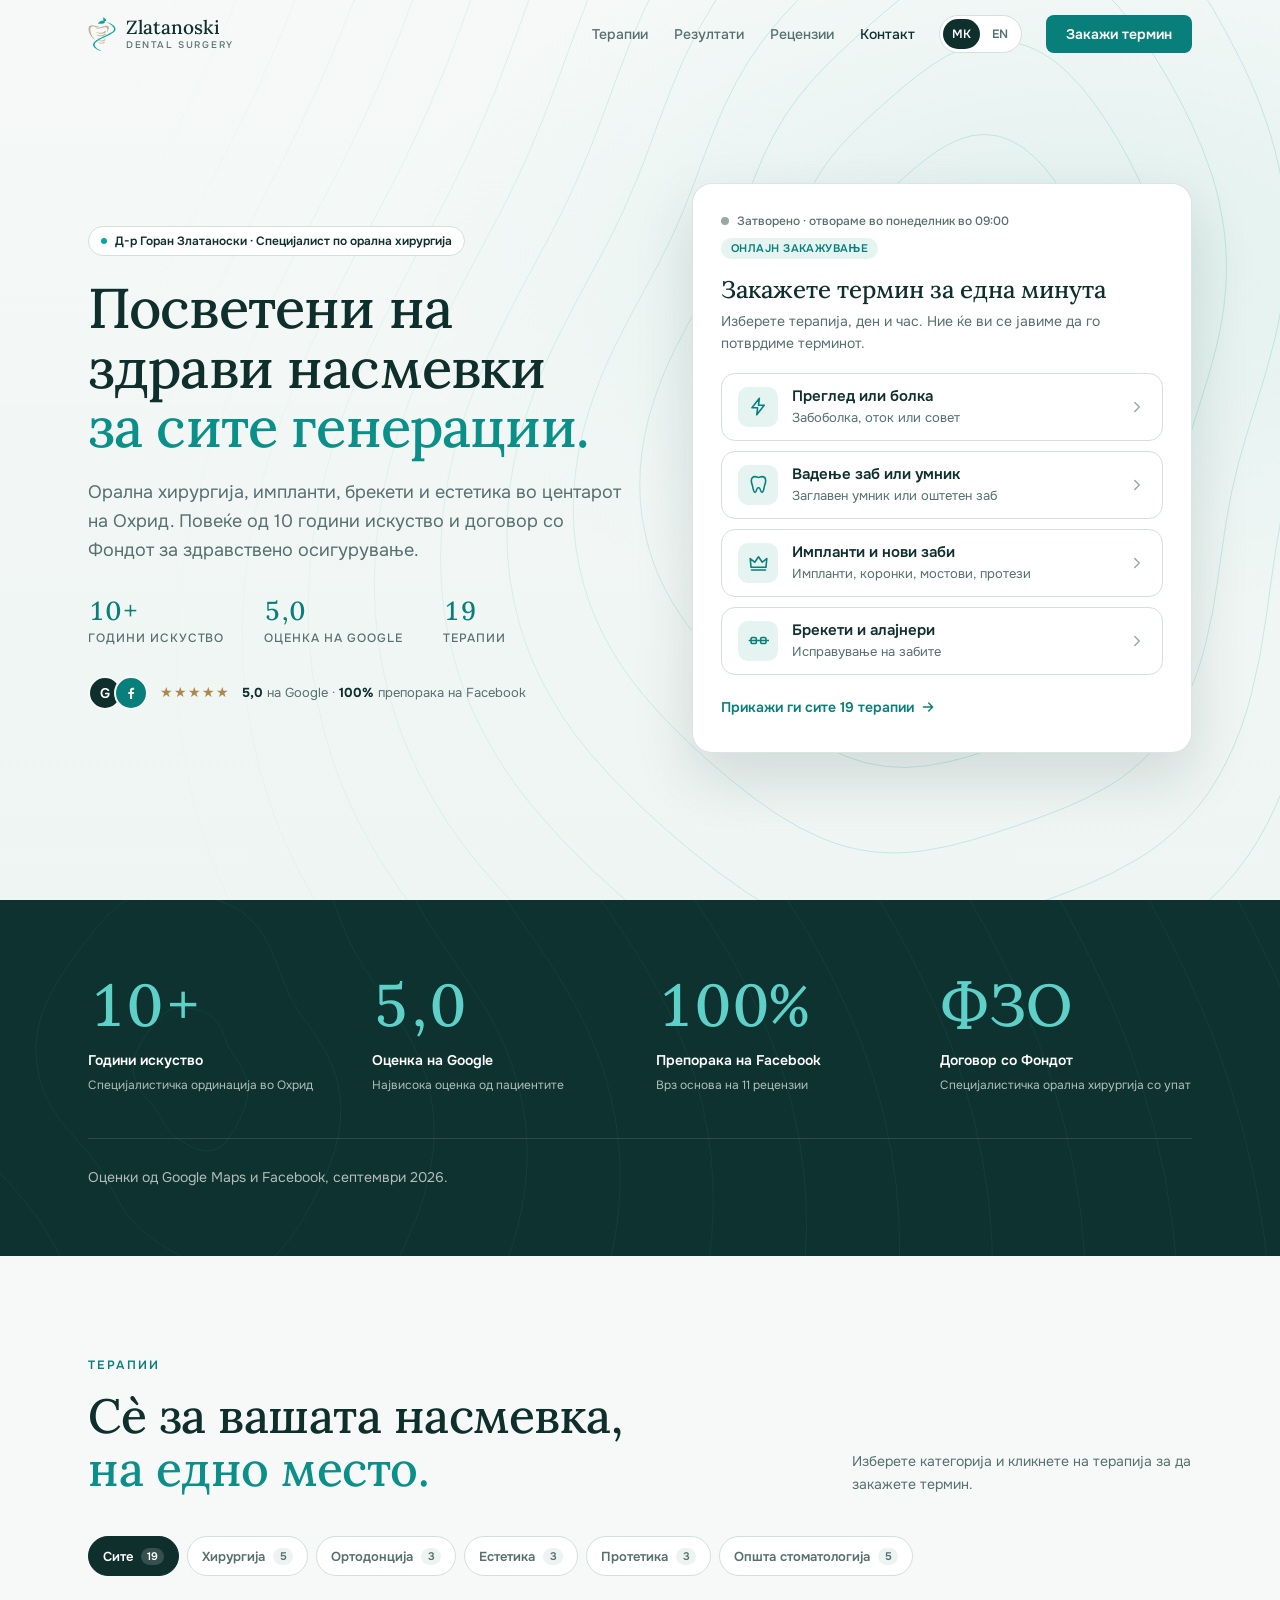
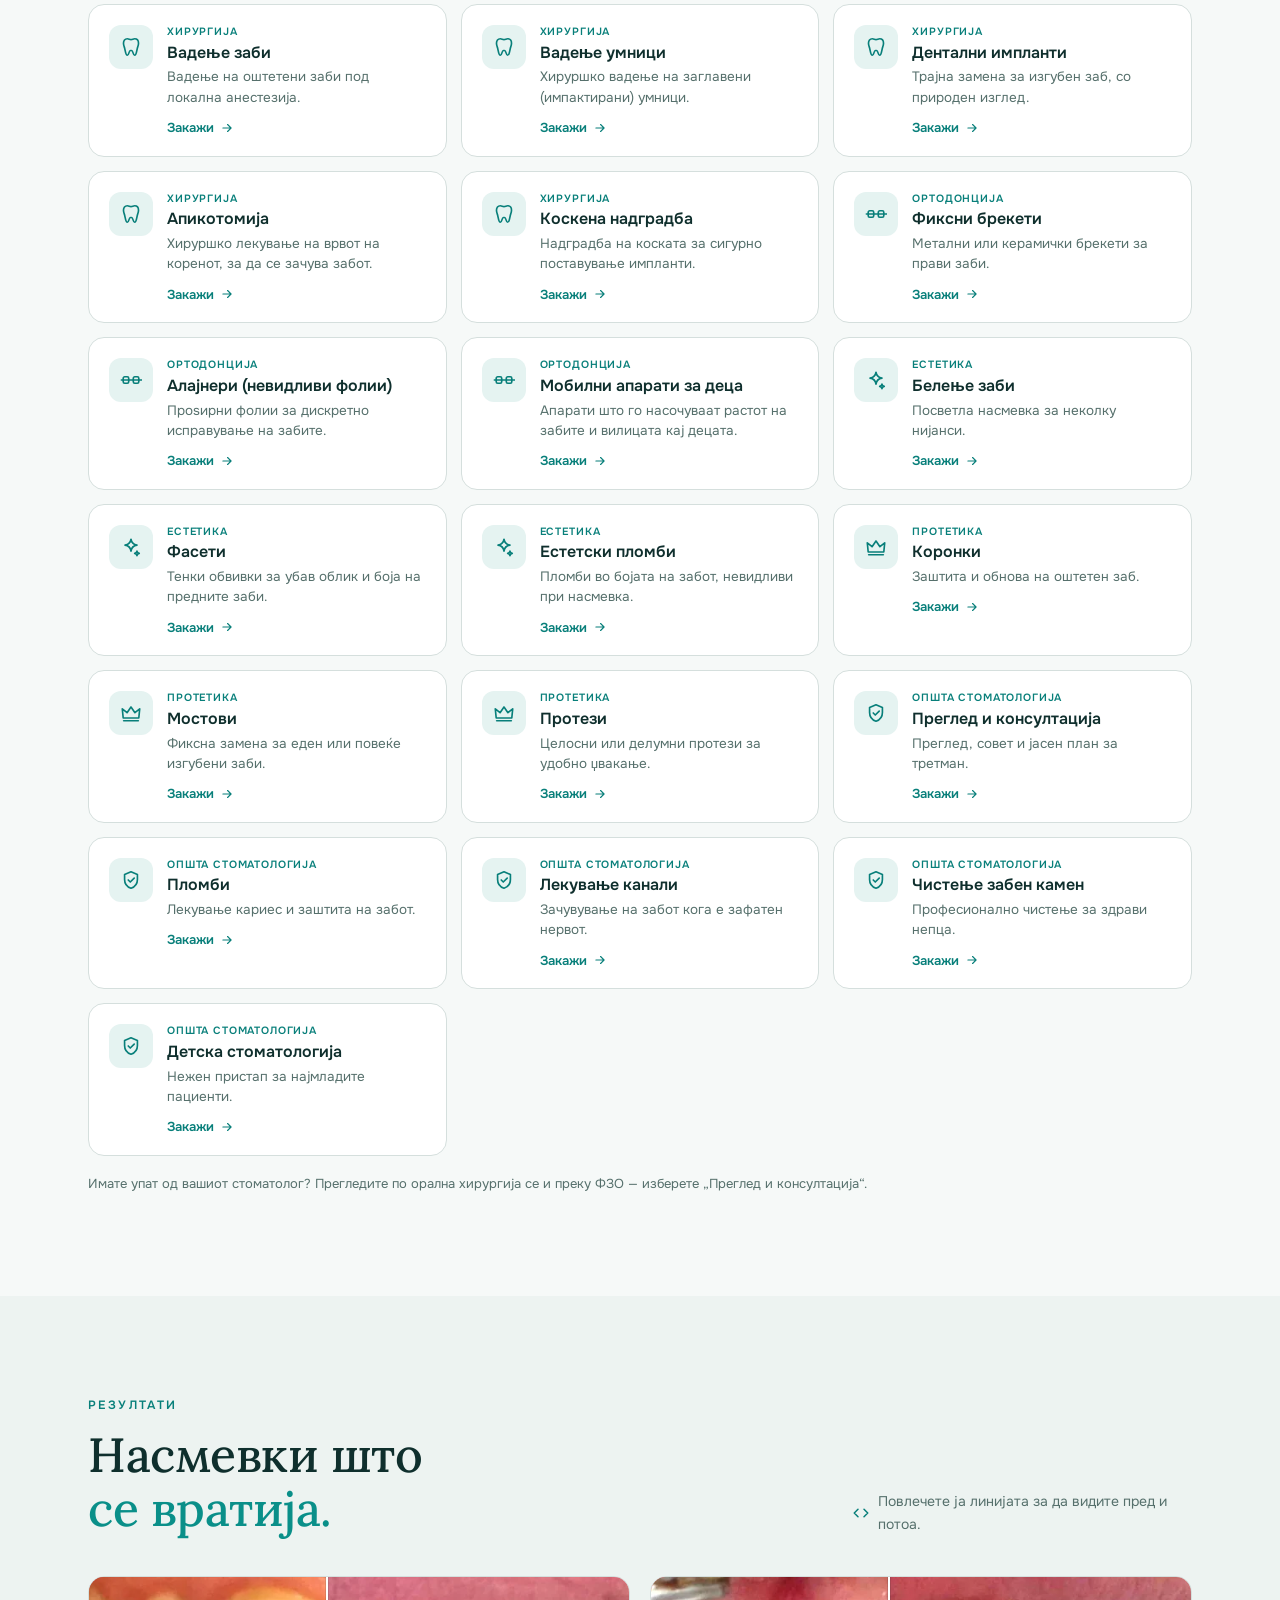
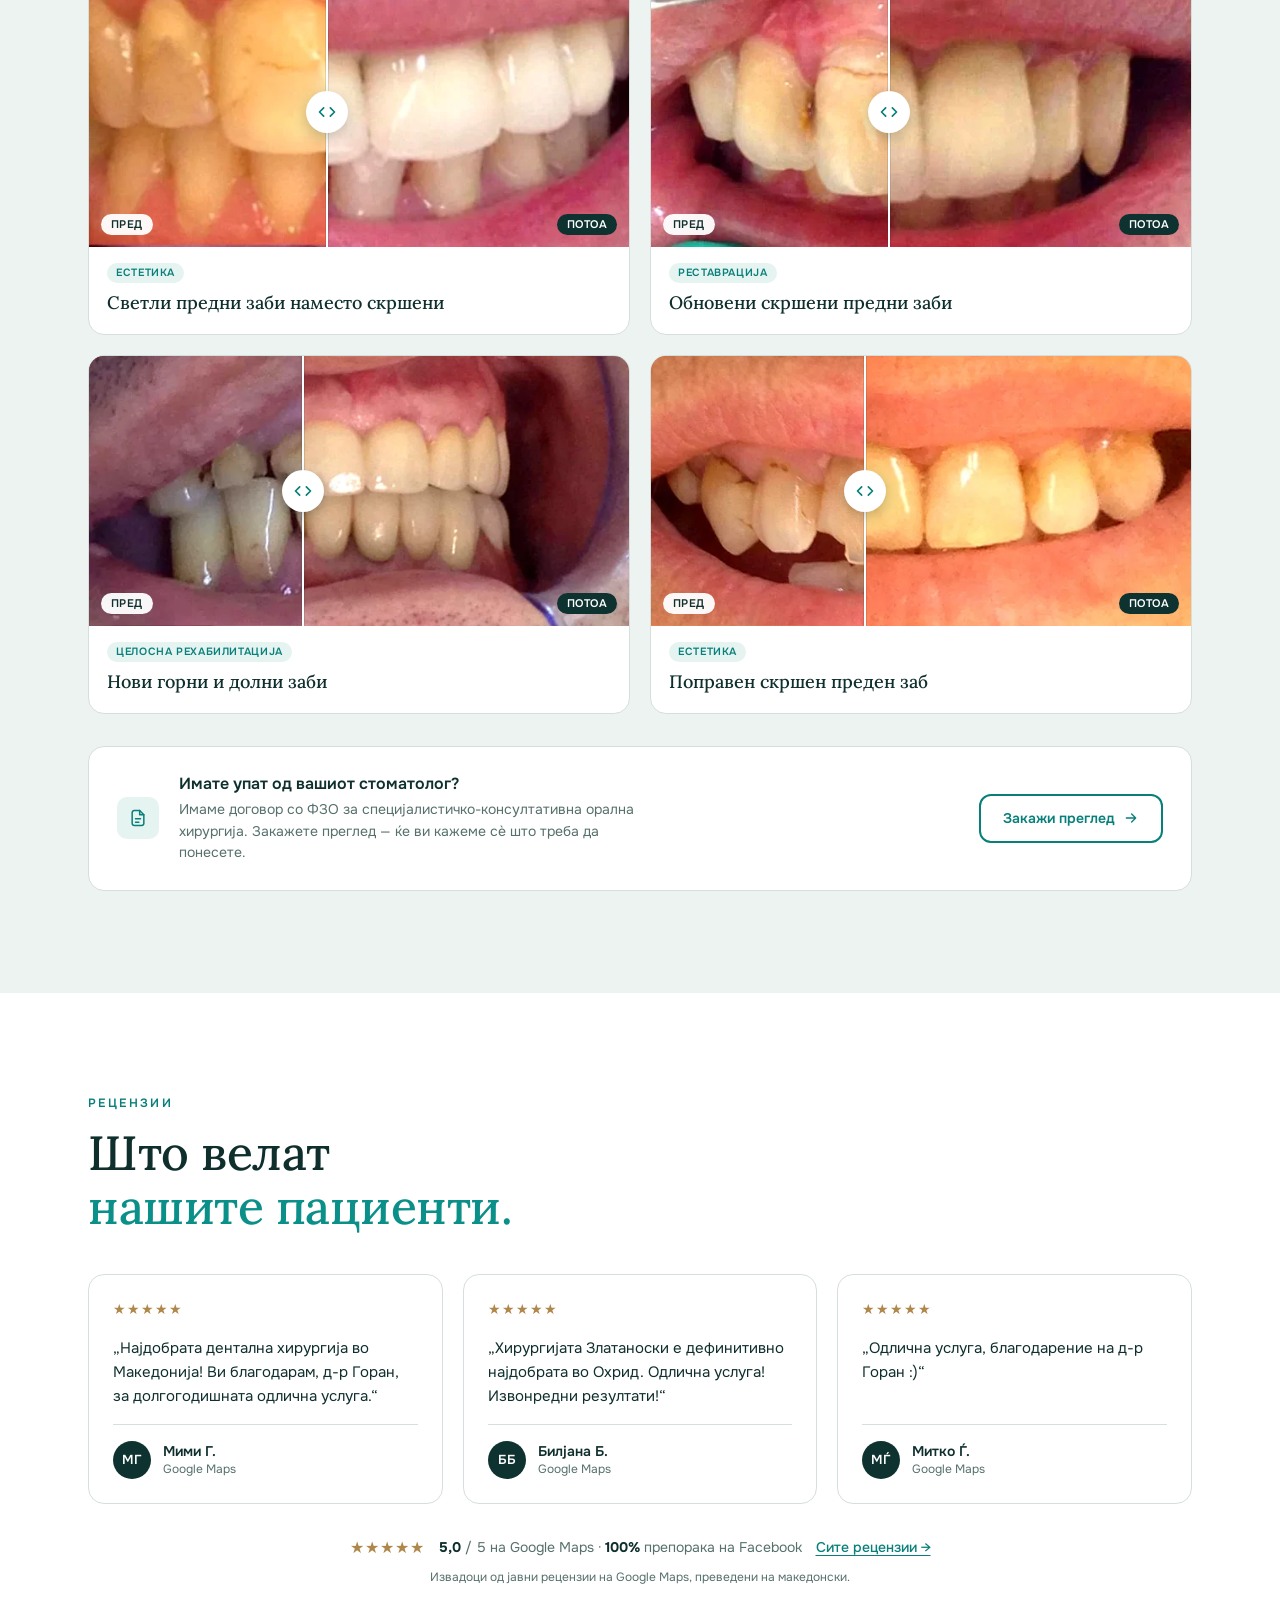
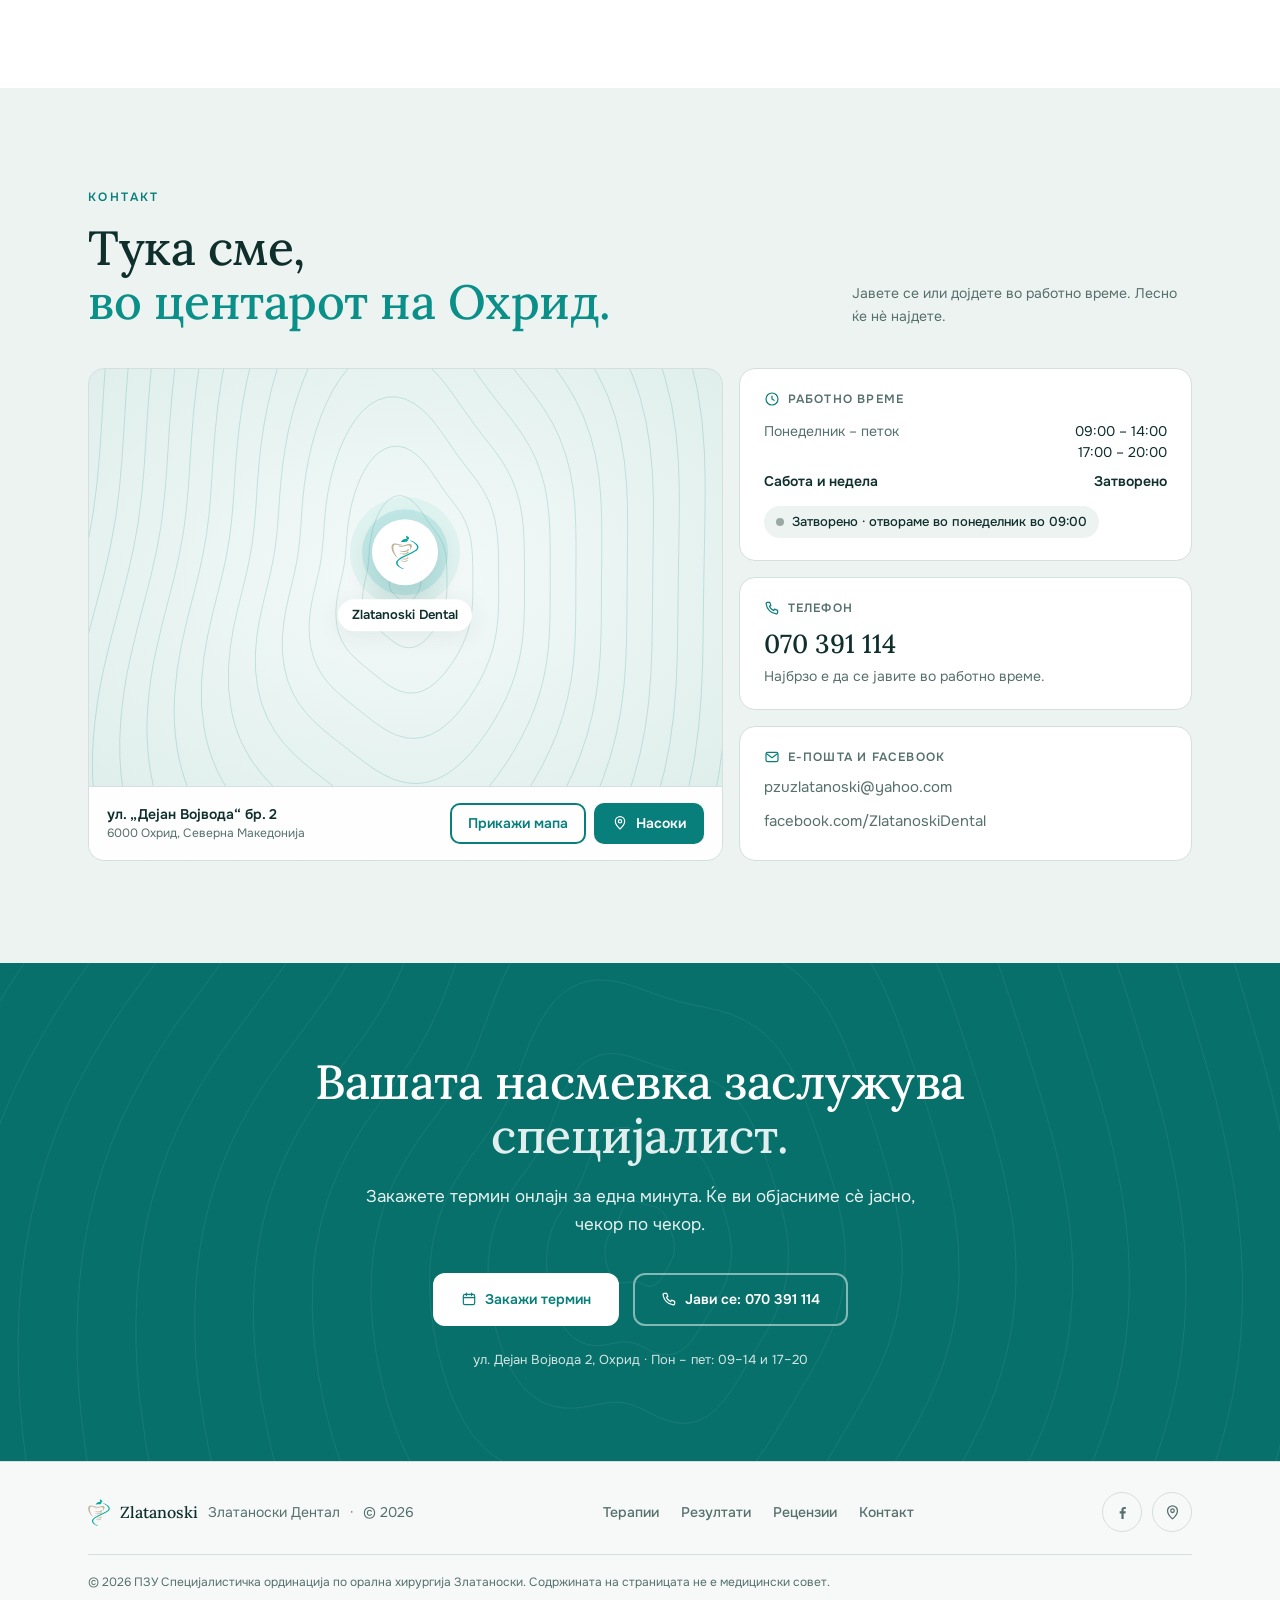
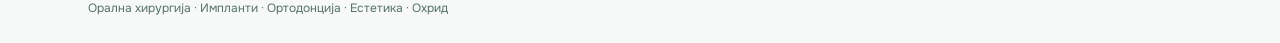
<file: index.html>
<!doctype html>
<html lang="mk">
<head>
  <meta charset="utf-8">
  <meta name="viewport" content="width=device-width, initial-scale=1">
  <title>Златаноски Дентал — орална хирургија и стоматологија во Охрид</title>
  <meta name="description" content="Златаноски Дентал, Охрид: орална хирургија, импланти, брекети и алајнери, естетика, протетика и општа стоматологија. Онлајн закажување. Ул. Дејан Војвода 2 · 070 391 114.">
  <!-- preview only: remove noindex once the clinic approves the site -->
  <meta name="robots" content="noindex, nofollow">
  <meta name="theme-color" content="#f6f9f8">
  <meta property="og:type" content="website">
  <meta property="og:locale" content="mk_MK">
  <meta property="og:title" content="Златаноски Дентал — Охрид">
  <meta property="og:description" content="Посветени на здрави насмевки за сите генерации. Закажете термин онлајн.">
  <link rel="icon" href="assets/img/favicon.svg" type="image/svg+xml">
  <link rel="preconnect" href="https://fonts.googleapis.com">
  <link rel="preconnect" href="https://fonts.gstatic.com" crossorigin>
  <link rel="stylesheet" href="https://fonts.googleapis.com/css2?family=Lora:wght@500&family=Onest:wght@400;500;600&display=swap">
  <link rel="stylesheet" href="assets/css/site.css">
  <script>
    document.documentElement.classList.add('js');
    // if site.js never runs, show everything instead of leaving reveal elements hidden
    setTimeout(function () { if (!window.__zd) document.documentElement.classList.remove('js'); }, 4000);
  </script>
  <script type="application/ld+json">
  {
    "@context": "https://schema.org",
    "@type": "Dentist",
    "name": "Zlatanoski Dental",
    "alternateName": ["Златаноски Дентал", "ПЗУ Специјалистичка ординација по орална хирургија Златаноски"],
    "telephone": "+389 70 391 114",
    "email": "pzuzlatanoski@yahoo.com",
    "address": { "@type": "PostalAddress", "streetAddress": "ул. Дејан Војвода 2", "addressLocality": "Охрид", "postalCode": "6000", "addressCountry": "MK" },
    "geo": { "@type": "GeoCoordinates", "latitude": 41.1179907, "longitude": 20.8015811 },
    "openingHoursSpecification": [
      { "@type": "OpeningHoursSpecification", "dayOfWeek": ["Monday", "Tuesday", "Wednesday", "Thursday", "Friday"], "opens": "09:00", "closes": "14:00" },
      { "@type": "OpeningHoursSpecification", "dayOfWeek": ["Monday", "Tuesday", "Wednesday", "Thursday", "Friday"], "opens": "17:00", "closes": "20:00" }
    ],
    "sameAs": ["https://www.facebook.com/ZlatanoskiDental"]
  }
  </script>
</head>
<body>
  <span class="top-sentinel" data-top aria-hidden="true"></span>
  <svg width="0" height="0" style="position:absolute" aria-hidden="true" focusable="false">
    <symbol id="mark" viewBox="0 0 263 324"><path style="fill:var(--mark-tooth,#c0b39a)" d="M31.5 79L37 79L42 79.5L46 80L56.5 82L73 86.5L88 89L100.5 90.5L106.5 92L105 93L102.5 93.5L100 94.5L94.5 95L85.5 96L79 96L75 96L67 94.5L54.5 91.5L46.5 90L43 90L39 90.5L35 91L31.5 92.5L29 94.5L27 96.5L25 99.5L23.5 102.5L22.5 106L21.5 110L21 114.5L21 119.5L21 124L21 128L21.5 132L23 138L25 146.5L27.5 155L30.5 163.5L33 170.5L35.5 175L37.5 180L40 184L43 189.5L47 195.5L51 201L55 205.5L59 210L62.5 213.5L64 215.5L64 216L61 214.5L55 211L49 207L43.5 202L38.5 197L34 191.5L29 185L23.5 177L19.5 170.5L17 165.5L14 159L10.5 151.5L7.5 143.5L5 135L3.5 128L2.5 121.5L2 115.5L2 111L2.5 107L2.5 104L3.5 101L4.5 97L6 93.5L8 90.5L11 87.5L15 84L20 81.5L26 80ZM173.5 83L178 83L182 84L186.5 85.5L190 87L192.5 89L194 91.5L195.5 94L196.5 96.5L197 98L197 102L196.5 107.5L195.5 111.5L194.5 115L191.5 121L187.5 129.5L183.5 137L180.5 142L179 144L178.5 142.5L179 138L180.5 130L181 123.5L181 118L181 114.5L180.5 112.5L179.5 109L177.5 105L175.5 102L174 101L172 99.5L169.5 98.5L166 98L162 98L158.5 98L155 98.5L148.5 100L139 102.5L128 105L115.5 108L107 110L102 110.5L97 111L92 111L87 110.5L83 109.5L79 108.5L75 106.5L72 104.5L69.5 102.5L68 101L68 100.5L72 100.5L80 101L87 101.5L93 101.5L98 101L102 100.5L108 99L116 97.5L129.5 94L147.5 88.5L160 85L167.5 83.5ZM160.5 133L162.5 133L164.5 133.5L167 134.5L168.5 136L169.5 138L169.5 139.5L169.5 141.5L169 143.5L167 145.5L165 147.5L162 149.5L158.5 151.5L154.5 153.5L150 155.5L146 157L141 158L134.5 159L128 159.5L122 159.5L115.5 159.5L109 158.5L101.5 157L93.5 155L86.5 153L80.5 150.5L77 149L76 148.5L75.5 148.5L76 148L84.5 148.5L101 149.5L115 150L126.5 149.5L135 148.5L141 146.5L146 145L149 143L151.5 140.5L154 137L156.5 134.5L158.5 133.5ZM157 158L159 158L161.5 158.5L163.5 159.5L165 160.5L166 162.5L166.5 164L166.5 165.5L166 167L165.5 168L164 169.5L161.5 172L155 175L145.5 179.5L137.5 182L131.5 183L126 183.5L121.5 183.5L115.5 183L108.5 182.5L101.5 181L94 179L87 177L81 174.5L77.5 173L77.5 172.5L84.5 172.5L98.5 174L111 174L122.5 174L130.5 173L135.5 172L140 171L143 169.5L145.5 167.5L148.5 165L151 162.5L152.5 160.5L154 159L155.5 158ZM165 194.5L165.5 195L165.5 195.5L164.5 196L162 198L157 201L152 203.5L148 205.5L143.5 207L139.5 208L137.5 208.5L137 208.5L137 208L137 207.5L138 207L139.5 206.5L146.5 203L158.5 197.5ZM85.5 199L96 200L101.5 200.5L102.5 201L102 201.5L101 202.5L99 203L96.5 204L92 203.5L86 201.5L82.5 200L81 199.5ZM157 211.5L159 211.5L161 212L161.5 213L162.5 213.5L163 214.5L163.5 216L164 217.5L163 219.5L161.5 221.5L158.5 223.5L154.5 226.5L150 228.5L146 230L140.5 231L133.5 232L125.5 232L115.5 231L108.5 229.5L103.5 228L101 227L101 226.5L102 225.5L103.5 225L110 224.5L121.5 225L129.5 224.5L134 224L138.5 223L143 221.5L146.5 220L148.5 218.5L150.5 216L152.5 213.5L154 212L155 212ZM151.5 236.5L152.5 236.5L154 236.5L156 237.5L157 239L157.5 240.5L157.5 242L157 243.5L156 245L153.5 247L149 249L142 251.5L136 253L130.5 253.5L125.5 253.5L120.5 253L115.5 252L111 251L106 249.5L101 247.5L96 245.5L91.5 243.5L89.5 242L89.5 241.5L95.5 242L107.5 244.5L118 245.5L127 246L132.5 246L135 245.5L137 245L139.5 244L141.5 243L143.5 242L145.5 240.5L147.5 238.5L149 237L150 236.5Z"/><path style="fill:var(--mark-curve,#09a6a0)" d="M147 2L148 2.5L150 4.5L154 9.5L159 14L165.5 19L169.5 23L171 26L171 29.5L170.5 34L170 37L169.5 37.5L167 38.5L162.5 39.5L160 40L160 41L158 42L154 43.5L154 44.5L157.5 45.5L160 46L161 47L160 49L158 52.5L155.5 55.5L153 57.5L150 59.5L146 61.5L142 63L138 63.5L132 64L123.5 64L113 64L100.5 64.5L94 64.5L93 64L93 63.5L93 63L94 61L96 58L99 54.5L103.5 49.5L108.5 45.5L115 41L121.5 38L128 36.5L135.5 36L144 36L147.5 34L145 30L143.5 26L143 23.5L142.5 19L143 13.5L144 8.5L146 4ZM178 50L181.5 50.5L184.5 51L187.5 51.5L194 54L203.5 58L211.5 61L217.5 64.5L225 69L234.5 75.5L241.5 81L246 86L250.5 91L254.5 96.5L257.5 101.5L259.5 106.5L260.5 112L260.5 117.5L259.5 123L257.5 127.5L255 132L252 136L248 140.5L242.5 145.5L236 150.5L228 156L216.5 162.5L201.5 171L175.5 184L139.5 201L115.5 213L104.5 219L94.5 224.5L86 230.5L80 235L76 238L72.5 241L69.5 244.5L66.5 248.5L64 253L62.5 257L61.5 261.5L61.5 266L62.5 270.5L64.5 276.5L68 283L73 289L78.5 295L83 299.5L87 302.5L92 305.5L97.5 309L106 313L117 318L122 320.5L121 320.5L118 321L113.5 320.5L107.5 319.5L100.5 317L93 314L85 310L77.5 305.5L70.5 301L64.5 296L59.5 291L55 285.5L51 279L48.5 273.5L47 268.5L46.5 264.5L47 260L47.5 256.5L48.5 253L51 248.5L55 242.5L59.5 237.5L63.5 233.5L69.5 228.5L77 222.5L87 216L99 208.5L109 203L117 199L139 188.5L174.5 171.5L198 160L209.5 153.5L219.5 148L228 142L233.5 137.5L237 134.5L240 131L242.5 128L244.5 124.5L245.5 120.5L246.5 116L246.5 112L245.5 108L243.5 103.5L241 99L237 93.5L233.5 89.5L230 86L225.5 81.5L219 76L212 70.5L204.5 65.5L194.5 59.5L182 53.5L176 50L176.5 50Z"/></symbol>
    <symbol id="i-bolt" viewBox="0 0 24 24" fill="none" stroke="currentColor" stroke-width="1.8" stroke-linecap="round" stroke-linejoin="round"><path d="M13 2.5 4.5 13.5H11l-1 8 8.5-11H12l1-8z"/></symbol>
    <symbol id="i-tooth" viewBox="0 0 24 24" fill="none" stroke="currentColor" stroke-width="1.8" stroke-linecap="round" stroke-linejoin="round"><path d="M8 3C5.3 3 3.8 5 3.8 7.8c0 2.1.6 3.5 1.2 5.2.8 2.6 1 8 3.1 8 1.8 0 1.5-5.2 3.3-5.2h1.2c1.8 0 1.5 5.2 3.3 5.2 2.1 0 2.3-5.4 3.1-8 .6-1.7 1.2-3.1 1.2-5.2C20.2 5 18.7 3 16 3c-1.6 0-2.4.9-4 .9S9.6 3 8 3z"/></symbol>
    <symbol id="i-braces" viewBox="0 0 24 24" fill="none" stroke="currentColor" stroke-width="1.8" stroke-linecap="round" stroke-linejoin="round"><rect x="3.5" y="8.5" width="6" height="7" rx="1.6"/><rect x="14.5" y="8.5" width="6" height="7" rx="1.6"/><path d="M1.5 12h22"/></symbol>
    <symbol id="i-sparkle" viewBox="0 0 24 24" fill="none" stroke="currentColor" stroke-width="1.8" stroke-linecap="round" stroke-linejoin="round"><path d="M12 3.5c.6 4.3 2.2 5.9 6.5 6.5-4.3.6-5.9 2.2-6.5 6.5-.6-4.3-2.2-5.9-6.5-6.5 4.3-.6 5.9-2.2 6.5-6.5z"/><path d="M18.5 16.5c.2 1.6.9 2.3 2.5 2.5-1.6.2-2.3.9-2.5 2.5-.2-1.6-.9-2.3-2.5-2.5 1.6-.2 2.3-.9 2.5-2.5z"/></symbol>
    <symbol id="i-crown" viewBox="0 0 24 24" fill="none" stroke="currentColor" stroke-width="1.8" stroke-linecap="round" stroke-linejoin="round"><path d="M3.5 17.5h17l1-10-5.2 4.2L12 5.5l-4.3 6.2L2.5 7.5z"/><path d="M4 20.5h16"/></symbol>
    <symbol id="i-shield" viewBox="0 0 24 24" fill="none" stroke="currentColor" stroke-width="1.8" stroke-linecap="round" stroke-linejoin="round"><path d="M12 3 5 6v5.5c0 4.4 3 8.2 7 9.5 4-1.3 7-5.1 7-9.5V6z"/><path d="m9 12 2.2 2.2L15.5 10"/></symbol>
    <symbol id="i-file" viewBox="0 0 24 24" fill="none" stroke="currentColor" stroke-width="1.8" stroke-linecap="round" stroke-linejoin="round"><path d="M14 3H7.5A2.5 2.5 0 0 0 5 5.5v13A2.5 2.5 0 0 0 7.5 21h9a2.5 2.5 0 0 0 2.5-2.5V8z"/><path d="M14 3v5h5M9 13h6M9 17h4"/></symbol>
    <symbol id="i-sun" viewBox="0 0 24 24" fill="none" stroke="currentColor" stroke-width="1.8" stroke-linecap="round"><circle cx="12" cy="12" r="4"/><path d="M12 2.5v2M12 19.5v2M4.6 4.6 6 6M18 18l1.4 1.4M2.5 12h2M19.5 12h2M4.6 19.4 6 18M18 6l1.4-1.4"/></symbol>
    <symbol id="i-moon" viewBox="0 0 24 24" fill="none" stroke="currentColor" stroke-width="1.8" stroke-linecap="round" stroke-linejoin="round"><path d="M20 14.6A8.2 8.2 0 1 1 9.4 4a6.6 6.6 0 0 0 10.6 10.6z"/></symbol>
    <symbol id="i-clock" viewBox="0 0 24 24" fill="none" stroke="currentColor" stroke-width="1.8" stroke-linecap="round" stroke-linejoin="round"><circle cx="12" cy="12" r="9"/><path d="M12 7.5V12l3 2"/></symbol>
    <symbol id="i-calendar" viewBox="0 0 24 24" fill="none" stroke="currentColor" stroke-width="1.8" stroke-linecap="round" stroke-linejoin="round"><rect x="3.5" y="5" width="17" height="15.5" rx="2.5"/><path d="M3.5 10h17M8 3v4M16 3v4"/></symbol>
    <symbol id="i-chev" viewBox="0 0 24 24" fill="none" stroke="currentColor" stroke-width="2" stroke-linecap="round" stroke-linejoin="round"><path d="m9 6 6 6-6 6"/></symbol>
    <symbol id="i-chev-left" viewBox="0 0 24 24" fill="none" stroke="currentColor" stroke-width="2" stroke-linecap="round" stroke-linejoin="round"><path d="m15 6-6 6 6 6"/></symbol>
    <symbol id="i-check" viewBox="0 0 24 24" fill="none" stroke="currentColor" stroke-width="2.4" stroke-linecap="round" stroke-linejoin="round"><path d="m5 12.5 4.5 4.5L19 7.5"/></symbol>
    <symbol id="i-arrow" viewBox="0 0 24 24" fill="none" stroke="currentColor" stroke-width="2" stroke-linecap="round" stroke-linejoin="round"><path d="M5 12h14M13 6l6 6-6 6"/></symbol>
    <symbol id="i-drag" viewBox="0 0 24 24" fill="none" stroke="currentColor" stroke-width="2" stroke-linecap="round" stroke-linejoin="round"><path d="m8 7-5 5 5 5M16 7l5 5-5 5"/></symbol>
    <symbol id="i-phone" viewBox="0 0 24 24" fill="none" stroke="currentColor" stroke-width="1.8" stroke-linecap="round" stroke-linejoin="round"><path d="M5.2 3.5h3.3l1.8 4.6-2.2 1.4a11.5 11.5 0 0 0 6.4 6.4l1.4-2.2 4.6 1.8v3.3a2 2 0 0 1-2.2 2A17 17 0 0 1 3.2 5.7a2 2 0 0 1 2-2.2z"/></symbol>
    <symbol id="i-mail" viewBox="0 0 24 24" fill="none" stroke="currentColor" stroke-width="1.8" stroke-linecap="round" stroke-linejoin="round"><rect x="3" y="5" width="18" height="14" rx="2.5"/><path d="m3.8 7 8.2 6 8.2-6"/></symbol>
    <symbol id="i-pin" viewBox="0 0 24 24" fill="none" stroke="currentColor" stroke-width="1.8" stroke-linecap="round" stroke-linejoin="round"><path d="M12 21s-7-6-7-11.5a7 7 0 0 1 14 0C19 15 12 21 12 21z"/><circle cx="12" cy="9.5" r="2.5"/></symbol>
    <symbol id="i-send" viewBox="0 0 24 24" fill="none" stroke="currentColor" stroke-width="1.8" stroke-linecap="round" stroke-linejoin="round"><path d="M21 3 10 14M21 3l-7 18-4-7-7-4z"/></symbol>
    <symbol id="i-menu" viewBox="0 0 24 24" fill="none" stroke="currentColor" stroke-width="1.8" stroke-linecap="round"><path d="M4 7h16M4 12h16M4 17h16"/></symbol>
    <symbol id="i-close" viewBox="0 0 24 24" fill="none" stroke="currentColor" stroke-width="1.8" stroke-linecap="round"><path d="M6 6l12 12M18 6 6 18"/></symbol>
    <symbol id="i-facebook" viewBox="0 0 24 24" fill="currentColor"><path d="M13.6 21v-7.6h2.6l.4-3h-3V8.5c0-.9.3-1.5 1.5-1.5h1.6V4.3c-.3 0-1.2-.1-2.3-.1-2.3 0-3.9 1.4-3.9 4v2.2H8v3h2.5V21h3.1z"/></symbol>
  </svg>

  <a class="skip" href="#main" data-i18n="skip">Прескокни до содржината</a>

  <header class="header" data-header>
    <div class="container header__inner">
      <a class="brand" href="#pocetna" aria-label="Златаноски Дентал — на почеток" data-i18n-attr="aria-label:brand.home">
        <svg class="mark brand__mark" viewBox="0 0 263 324" aria-hidden="true"><use href="#mark"/></svg>
        <span class="brand__text" aria-hidden="true"><span class="brand__name">Zlatanoski</span><span class="brand__sub">Dental Surgery</span></span>
      </a>
      <nav class="nav" aria-label="Главна навигација" data-i18n-attr="aria-label:nav.label">
        <div class="nav__links" id="nav-links">
          <a href="#terapii" data-i18n="nav.therapies">Терапии</a>
          <a href="#rezultati" data-i18n="nav.results">Резултати</a>
          <a href="#recenzii" data-i18n="nav.reviews">Рецензии</a>
          <a href="#kontakt" data-i18n="nav.contact">Контакт</a>
        </div>
        <div class="lang" role="group" aria-label="Јазик" data-i18n-attr="aria-label:lang.label">
          <button type="button" class="lang__btn" data-lang="mk" aria-pressed="true" lang="mk" title="Македонски">MK</button>
          <button type="button" class="lang__btn" data-lang="en" aria-pressed="false" lang="en" title="English">EN</button>
        </div>
        <button type="button" class="btn btn--primary btn--sm" data-book><span data-i18n="cta.book">Закажи термин</span></button>
        <button type="button" class="menu-btn" aria-expanded="false" aria-controls="nav-links" data-menu>
          <svg class="icon icon--menu" aria-hidden="true"><use href="#i-menu"/></svg>
          <svg class="icon icon--close" aria-hidden="true"><use href="#i-close"/></svg>
          <span class="sr-only" data-i18n="menu.label">Мени</span>
        </button>
      </nav>
    </div>
  </header>

  <main id="main">
    <!-- hero -->
    <section class="hero" id="pocetna">
      <div class="hero__lines" aria-hidden="true">
        <svg class="contours" data-contours data-seed="11" data-h="720" data-cx="0.74" data-cy="0.42" data-rings="18"></svg>
      </div>
      <div class="container hero__grid">
        <div class="hero__copy">
          <p class="badge reveal"><span class="badge__dot" aria-hidden="true"></span><span data-i18n="hero.badge">Д-р Горан Златаноски · Специјалист по орална хирургија</span></p>
          <h1 class="hero__title reveal reveal-2"><span data-i18n="hero.title1">Посветени на здрави насмевки</span> <em data-i18n="hero.title2">за сите генерации.</em></h1>
          <p class="hero__lead reveal reveal-2" data-i18n="hero.lead">Орална хирургија, импланти, брекети и естетика во центарот на Охрид. Повеќе од 10 години искуство и договор со Фондот за здравствено осигурување.</p>
          <ul class="hero__stats reveal reveal-3">
            <li><strong>10+</strong><span data-i18n="hero.stat1">Години искуство</span></li>
            <li><strong data-num="5" data-decimals="1">5,0</strong><span data-i18n="hero.stat2">Оценка на Google</span></li>
            <li><strong>19</strong><span data-i18n="hero.stat3">Терапии</span></li>
          </ul>
          <p class="proof reveal reveal-3">
            <span class="proof__icons" aria-hidden="true"><span class="g">G</span><span class="f"><svg class="icon"><use href="#i-facebook"/></svg></span></span>
            <span class="stars" aria-hidden="true">★★★★★</span>
            <span data-i18n="hero.proof"><strong>5,0</strong> на Google · <strong>100%</strong> препорака на Facebook</span>
          </p>
        </div>

        <div class="quick reveal reveal-2" id="zakazi" data-quick>
          <div class="quick__top">
            <p class="status" data-status></p>
            <span class="quick__badge" data-i18n="quick.badge">Онлајн закажување</span>
          </div>
          <h2 class="quick__title" data-i18n="quick.title">Закажете термин за една минута</h2>
          <p class="quick__text" data-i18n="quick.text">Изберете терапија, ден и час. Ние ќе ви се јавиме да го потврдиме терминот.</p>
          <button type="button" class="opt" data-book="checkup">
            <span class="opt__icon" aria-hidden="true"><svg class="icon"><use href="#i-bolt"/></svg></span>
            <span class="opt__text"><strong data-i18n="quick.o1">Преглед или болка</strong><small data-i18n="quick.o1d">Забоболка, оток или совет</small></span>
            <svg class="icon opt__chev" aria-hidden="true"><use href="#i-chev"/></svg>
          </button>
          <button type="button" class="opt" data-book="wisdom">
            <span class="opt__icon" aria-hidden="true"><svg class="icon"><use href="#i-tooth"/></svg></span>
            <span class="opt__text"><strong data-i18n="quick.o2">Вадење заб или умник</strong><small data-i18n="quick.o2d">Заглавен умник или оштетен заб</small></span>
            <svg class="icon opt__chev" aria-hidden="true"><use href="#i-chev"/></svg>
          </button>
          <button type="button" class="opt" data-book="implants">
            <span class="opt__icon" aria-hidden="true"><svg class="icon"><use href="#i-crown"/></svg></span>
            <span class="opt__text"><strong data-i18n="quick.o3">Импланти и нови заби</strong><small data-i18n="quick.o3d">Импланти, коронки, мостови, протези</small></span>
            <svg class="icon opt__chev" aria-hidden="true"><use href="#i-chev"/></svg>
          </button>
          <button type="button" class="opt" data-book="aligners">
            <span class="opt__icon" aria-hidden="true"><svg class="icon"><use href="#i-braces"/></svg></span>
            <span class="opt__text"><strong data-i18n="quick.o4">Брекети и алајнери</strong><small data-i18n="quick.o4d">Исправување на забите</small></span>
            <svg class="icon opt__chev" aria-hidden="true"><use href="#i-chev"/></svg>
          </button>
          <button type="button" class="quick__all" data-book><span data-i18n="quick.all">Прикажи ги сите 19 терапии</span><svg class="icon" aria-hidden="true"><use href="#i-arrow"/></svg></button>
        </div>
      </div>
    </section>

    <!-- numbers -->
    <section class="band" aria-label="Бројки" data-i18n-attr="aria-label:band.label">
      <div class="band__lines" aria-hidden="true">
        <svg class="contours" data-contours data-seed="3" data-h="440" data-cx="0.15" data-cy="0.5" data-rings="14"></svg>
      </div>
      <div class="container">
        <ul class="band__grid">
          <li class="reveal">
            <strong class="band__num" data-num="10" data-suffix="+">10+</strong>
            <p class="band__label" data-i18n="band.1">Години искуство</p>
            <p class="band__sub" data-i18n="band.1d">Специјалистичка ординација во Охрид</p>
          </li>
          <li class="reveal reveal-2">
            <strong class="band__num" data-num="5" data-decimals="1">5,0</strong>
            <p class="band__label" data-i18n="band.2">Оценка на Google</p>
            <p class="band__sub" data-i18n="band.2d">Највисока оценка од пациентите</p>
          </li>
          <li class="reveal reveal-3">
            <strong class="band__num" data-num="100" data-suffix="%">100%</strong>
            <p class="band__label" data-i18n="band.3">Препорака на Facebook</p>
            <p class="band__sub" data-i18n="band.3d">Врз основа на 11 рецензии</p>
          </li>
          <li class="reveal reveal-3">
            <strong class="band__num" data-i18n="band.4v">ФЗО</strong>
            <p class="band__label" data-i18n="band.4">Договор со Фондот</p>
            <p class="band__sub" data-i18n="band.4d">Специјалистичка орална хирургија со упат</p>
          </li>
        </ul>
        <p class="band__foot" data-i18n="band.note">Оценки од Google Maps и Facebook, септември 2026.</p>
      </div>
    </section>

    <!-- therapies: the single list the booking window also reads from -->
    <section class="section" id="terapii" aria-labelledby="therapies-title">
      <div class="container">
        <div class="section-head">
          <div class="reveal">
            <p class="eyebrow" data-i18n="th.eyebrow">Терапии</p>
            <h2 class="h2" id="therapies-title"><span data-i18n="th.title1">Сè за вашата насмевка,</span> <em data-i18n="th.title2">на едно место.</em></h2>
          </div>
          <p class="section-head__text reveal reveal-2" data-i18n="th.text">Изберете категорија и кликнете на терапија за да закажете термин.</p>
        </div>

        <div class="tabs reveal" role="group" aria-label="Категории" data-i18n-attr="aria-label:th.cats" data-tabs>
          <button type="button" class="tab" data-filter="all" aria-pressed="true"><span data-i18n="cat.all">Сите</span><span class="tab__count">19</span></button>
          <button type="button" class="tab" data-filter="surgery" aria-pressed="false"><span data-i18n="cat.surgery">Хирургија</span><span class="tab__count">5</span></button>
          <button type="button" class="tab" data-filter="ortho" aria-pressed="false"><span data-i18n="cat.ortho">Ортодонција</span><span class="tab__count">3</span></button>
          <button type="button" class="tab" data-filter="cosmetic" aria-pressed="false"><span data-i18n="cat.cosmetic">Естетика</span><span class="tab__count">3</span></button>
          <button type="button" class="tab" data-filter="prosthetics" aria-pressed="false"><span data-i18n="cat.prosthetics">Протетика</span><span class="tab__count">3</span></button>
          <button type="button" class="tab" data-filter="general" aria-pressed="false"><span data-i18n="cat.general">Општа стоматологија</span><span class="tab__count">5</span></button>
        </div>

        <ul class="therapies" data-therapies>
          <li class="therapy" data-id="extraction" data-cat="surgery" data-icon="i-tooth"><button type="button" class="therapy__btn" data-book="extraction">
            <span class="therapy__icon" aria-hidden="true"><svg class="icon"><use href="#i-tooth"/></svg></span>
            <span class="therapy__cat" data-i18n="cat.surgery">Хирургија</span>
            <strong class="therapy__name" data-i18n="t.extraction">Вадење заби</strong>
            <span class="therapy__desc" data-i18n="t.extraction.d">Вадење на оштетени заби под локална анестезија.</span>
            <span class="therapy__cta"><span data-i18n="t.book">Закажи</span><svg class="icon" aria-hidden="true"><use href="#i-arrow"/></svg></span>
          </button></li>
          <li class="therapy" data-id="wisdom" data-cat="surgery" data-icon="i-tooth"><button type="button" class="therapy__btn" data-book="wisdom">
            <span class="therapy__icon" aria-hidden="true"><svg class="icon"><use href="#i-tooth"/></svg></span>
            <span class="therapy__cat" data-i18n="cat.surgery">Хирургија</span>
            <strong class="therapy__name" data-i18n="t.wisdom">Вадење умници</strong>
            <span class="therapy__desc" data-i18n="t.wisdom.d">Хируршко вадење на заглавени (импактирани) умници.</span>
            <span class="therapy__cta"><span data-i18n="t.book">Закажи</span><svg class="icon" aria-hidden="true"><use href="#i-arrow"/></svg></span>
          </button></li>
          <li class="therapy" data-id="implants" data-cat="surgery" data-icon="i-tooth"><button type="button" class="therapy__btn" data-book="implants">
            <span class="therapy__icon" aria-hidden="true"><svg class="icon"><use href="#i-tooth"/></svg></span>
            <span class="therapy__cat" data-i18n="cat.surgery">Хирургија</span>
            <strong class="therapy__name" data-i18n="t.implants">Дентални импланти</strong>
            <span class="therapy__desc" data-i18n="t.implants.d">Трајна замена за изгубен заб, со природен изглед.</span>
            <span class="therapy__cta"><span data-i18n="t.book">Закажи</span><svg class="icon" aria-hidden="true"><use href="#i-arrow"/></svg></span>
          </button></li>
          <li class="therapy" data-id="apicoectomy" data-cat="surgery" data-icon="i-tooth"><button type="button" class="therapy__btn" data-book="apicoectomy">
            <span class="therapy__icon" aria-hidden="true"><svg class="icon"><use href="#i-tooth"/></svg></span>
            <span class="therapy__cat" data-i18n="cat.surgery">Хирургија</span>
            <strong class="therapy__name" data-i18n="t.apicoectomy">Апикотомија</strong>
            <span class="therapy__desc" data-i18n="t.apicoectomy.d">Хируршко лекување на врвот на коренот, за да се зачува забот.</span>
            <span class="therapy__cta"><span data-i18n="t.book">Закажи</span><svg class="icon" aria-hidden="true"><use href="#i-arrow"/></svg></span>
          </button></li>
          <li class="therapy" data-id="bonegraft" data-cat="surgery" data-icon="i-tooth"><button type="button" class="therapy__btn" data-book="bonegraft">
            <span class="therapy__icon" aria-hidden="true"><svg class="icon"><use href="#i-tooth"/></svg></span>
            <span class="therapy__cat" data-i18n="cat.surgery">Хирургија</span>
            <strong class="therapy__name" data-i18n="t.bonegraft">Коскена надградба</strong>
            <span class="therapy__desc" data-i18n="t.bonegraft.d">Надградба на коската за сигурно поставување импланти.</span>
            <span class="therapy__cta"><span data-i18n="t.book">Закажи</span><svg class="icon" aria-hidden="true"><use href="#i-arrow"/></svg></span>
          </button></li>

          <li class="therapy" data-id="braces" data-cat="ortho" data-icon="i-braces"><button type="button" class="therapy__btn" data-book="braces">
            <span class="therapy__icon" aria-hidden="true"><svg class="icon"><use href="#i-braces"/></svg></span>
            <span class="therapy__cat" data-i18n="cat.ortho">Ортодонција</span>
            <strong class="therapy__name" data-i18n="t.braces">Фиксни брекети</strong>
            <span class="therapy__desc" data-i18n="t.braces.d">Метални или керамички брекети за прави заби.</span>
            <span class="therapy__cta"><span data-i18n="t.book">Закажи</span><svg class="icon" aria-hidden="true"><use href="#i-arrow"/></svg></span>
          </button></li>
          <li class="therapy" data-id="aligners" data-cat="ortho" data-icon="i-braces"><button type="button" class="therapy__btn" data-book="aligners">
            <span class="therapy__icon" aria-hidden="true"><svg class="icon"><use href="#i-braces"/></svg></span>
            <span class="therapy__cat" data-i18n="cat.ortho">Ортодонција</span>
            <strong class="therapy__name" data-i18n="t.aligners">Алајнери (невидливи фолии)</strong>
            <span class="therapy__desc" data-i18n="t.aligners.d">Проѕирни фолии за дискретно исправување на забите.</span>
            <span class="therapy__cta"><span data-i18n="t.book">Закажи</span><svg class="icon" aria-hidden="true"><use href="#i-arrow"/></svg></span>
          </button></li>
          <li class="therapy" data-id="kidsortho" data-cat="ortho" data-icon="i-braces"><button type="button" class="therapy__btn" data-book="kidsortho">
            <span class="therapy__icon" aria-hidden="true"><svg class="icon"><use href="#i-braces"/></svg></span>
            <span class="therapy__cat" data-i18n="cat.ortho">Ортодонција</span>
            <strong class="therapy__name" data-i18n="t.kidsortho">Мобилни апарати за деца</strong>
            <span class="therapy__desc" data-i18n="t.kidsortho.d">Апарати што го насочуваат растот на забите и вилицата кај децата.</span>
            <span class="therapy__cta"><span data-i18n="t.book">Закажи</span><svg class="icon" aria-hidden="true"><use href="#i-arrow"/></svg></span>
          </button></li>

          <li class="therapy" data-id="whitening" data-cat="cosmetic" data-icon="i-sparkle"><button type="button" class="therapy__btn" data-book="whitening">
            <span class="therapy__icon" aria-hidden="true"><svg class="icon"><use href="#i-sparkle"/></svg></span>
            <span class="therapy__cat" data-i18n="cat.cosmetic">Естетика</span>
            <strong class="therapy__name" data-i18n="t.whitening">Белење заби</strong>
            <span class="therapy__desc" data-i18n="t.whitening.d">Посветла насмевка за неколку нијанси.</span>
            <span class="therapy__cta"><span data-i18n="t.book">Закажи</span><svg class="icon" aria-hidden="true"><use href="#i-arrow"/></svg></span>
          </button></li>
          <li class="therapy" data-id="veneers" data-cat="cosmetic" data-icon="i-sparkle"><button type="button" class="therapy__btn" data-book="veneers">
            <span class="therapy__icon" aria-hidden="true"><svg class="icon"><use href="#i-sparkle"/></svg></span>
            <span class="therapy__cat" data-i18n="cat.cosmetic">Естетика</span>
            <strong class="therapy__name" data-i18n="t.veneers">Фасети</strong>
            <span class="therapy__desc" data-i18n="t.veneers.d">Тенки обвивки за убав облик и боја на предните заби.</span>
            <span class="therapy__cta"><span data-i18n="t.book">Закажи</span><svg class="icon" aria-hidden="true"><use href="#i-arrow"/></svg></span>
          </button></li>
          <li class="therapy" data-id="composite" data-cat="cosmetic" data-icon="i-sparkle"><button type="button" class="therapy__btn" data-book="composite">
            <span class="therapy__icon" aria-hidden="true"><svg class="icon"><use href="#i-sparkle"/></svg></span>
            <span class="therapy__cat" data-i18n="cat.cosmetic">Естетика</span>
            <strong class="therapy__name" data-i18n="t.composite">Естетски пломби</strong>
            <span class="therapy__desc" data-i18n="t.composite.d">Пломби во бојата на забот, невидливи при насмевка.</span>
            <span class="therapy__cta"><span data-i18n="t.book">Закажи</span><svg class="icon" aria-hidden="true"><use href="#i-arrow"/></svg></span>
          </button></li>

          <li class="therapy" data-id="crowns" data-cat="prosthetics" data-icon="i-crown"><button type="button" class="therapy__btn" data-book="crowns">
            <span class="therapy__icon" aria-hidden="true"><svg class="icon"><use href="#i-crown"/></svg></span>
            <span class="therapy__cat" data-i18n="cat.prosthetics">Протетика</span>
            <strong class="therapy__name" data-i18n="t.crowns">Коронки</strong>
            <span class="therapy__desc" data-i18n="t.crowns.d">Заштита и обнова на оштетен заб.</span>
            <span class="therapy__cta"><span data-i18n="t.book">Закажи</span><svg class="icon" aria-hidden="true"><use href="#i-arrow"/></svg></span>
          </button></li>
          <li class="therapy" data-id="bridges" data-cat="prosthetics" data-icon="i-crown"><button type="button" class="therapy__btn" data-book="bridges">
            <span class="therapy__icon" aria-hidden="true"><svg class="icon"><use href="#i-crown"/></svg></span>
            <span class="therapy__cat" data-i18n="cat.prosthetics">Протетика</span>
            <strong class="therapy__name" data-i18n="t.bridges">Мостови</strong>
            <span class="therapy__desc" data-i18n="t.bridges.d">Фиксна замена за еден или повеќе изгубени заби.</span>
            <span class="therapy__cta"><span data-i18n="t.book">Закажи</span><svg class="icon" aria-hidden="true"><use href="#i-arrow"/></svg></span>
          </button></li>
          <li class="therapy" data-id="dentures" data-cat="prosthetics" data-icon="i-crown"><button type="button" class="therapy__btn" data-book="dentures">
            <span class="therapy__icon" aria-hidden="true"><svg class="icon"><use href="#i-crown"/></svg></span>
            <span class="therapy__cat" data-i18n="cat.prosthetics">Протетика</span>
            <strong class="therapy__name" data-i18n="t.dentures">Протези</strong>
            <span class="therapy__desc" data-i18n="t.dentures.d">Целосни или делумни протези за удобно џвакање.</span>
            <span class="therapy__cta"><span data-i18n="t.book">Закажи</span><svg class="icon" aria-hidden="true"><use href="#i-arrow"/></svg></span>
          </button></li>

          <li class="therapy" data-id="checkup" data-cat="general" data-icon="i-shield"><button type="button" class="therapy__btn" data-book="checkup">
            <span class="therapy__icon" aria-hidden="true"><svg class="icon"><use href="#i-shield"/></svg></span>
            <span class="therapy__cat" data-i18n="cat.general">Општа стоматологија</span>
            <strong class="therapy__name" data-i18n="t.checkup">Преглед и консултација</strong>
            <span class="therapy__desc" data-i18n="t.checkup.d">Преглед, совет и јасен план за третман.</span>
            <span class="therapy__cta"><span data-i18n="t.book">Закажи</span><svg class="icon" aria-hidden="true"><use href="#i-arrow"/></svg></span>
          </button></li>
          <li class="therapy" data-id="fillings" data-cat="general" data-icon="i-shield"><button type="button" class="therapy__btn" data-book="fillings">
            <span class="therapy__icon" aria-hidden="true"><svg class="icon"><use href="#i-shield"/></svg></span>
            <span class="therapy__cat" data-i18n="cat.general">Општа стоматологија</span>
            <strong class="therapy__name" data-i18n="t.fillings">Пломби</strong>
            <span class="therapy__desc" data-i18n="t.fillings.d">Лекување кариес и заштита на забот.</span>
            <span class="therapy__cta"><span data-i18n="t.book">Закажи</span><svg class="icon" aria-hidden="true"><use href="#i-arrow"/></svg></span>
          </button></li>
          <li class="therapy" data-id="rootcanal" data-cat="general" data-icon="i-shield"><button type="button" class="therapy__btn" data-book="rootcanal">
            <span class="therapy__icon" aria-hidden="true"><svg class="icon"><use href="#i-shield"/></svg></span>
            <span class="therapy__cat" data-i18n="cat.general">Општа стоматологија</span>
            <strong class="therapy__name" data-i18n="t.rootcanal">Лекување канали</strong>
            <span class="therapy__desc" data-i18n="t.rootcanal.d">Зачувување на забот кога е зафатен нервот.</span>
            <span class="therapy__cta"><span data-i18n="t.book">Закажи</span><svg class="icon" aria-hidden="true"><use href="#i-arrow"/></svg></span>
          </button></li>
          <li class="therapy" data-id="cleaning" data-cat="general" data-icon="i-shield"><button type="button" class="therapy__btn" data-book="cleaning">
            <span class="therapy__icon" aria-hidden="true"><svg class="icon"><use href="#i-shield"/></svg></span>
            <span class="therapy__cat" data-i18n="cat.general">Општа стоматологија</span>
            <strong class="therapy__name" data-i18n="t.cleaning">Чистење забен камен</strong>
            <span class="therapy__desc" data-i18n="t.cleaning.d">Професионално чистење за здрави непца.</span>
            <span class="therapy__cta"><span data-i18n="t.book">Закажи</span><svg class="icon" aria-hidden="true"><use href="#i-arrow"/></svg></span>
          </button></li>
          <li class="therapy" data-id="kids" data-cat="general" data-icon="i-shield"><button type="button" class="therapy__btn" data-book="kids">
            <span class="therapy__icon" aria-hidden="true"><svg class="icon"><use href="#i-shield"/></svg></span>
            <span class="therapy__cat" data-i18n="cat.general">Општа стоматологија</span>
            <strong class="therapy__name" data-i18n="t.kids">Детска стоматологија</strong>
            <span class="therapy__desc" data-i18n="t.kids.d">Нежен пристап за најмладите пациенти.</span>
            <span class="therapy__cta"><span data-i18n="t.book">Закажи</span><svg class="icon" aria-hidden="true"><use href="#i-arrow"/></svg></span>
          </button></li>
        </ul>
        <p class="therapies__note reveal" data-i18n="th.note">Имате упат од вашиот стоматолог? Прегледите по орална хирургија се и преку ФЗО — изберете „Преглед и консултација“.</p>
      </div>
    </section>

    <!-- results: drag to compare -->
    <section class="section section--soft" id="rezultati" aria-labelledby="results-title">
      <div class="container">
        <div class="section-head">
          <div class="reveal">
            <p class="eyebrow" data-i18n="res.eyebrow">Резултати</p>
            <h2 class="h2" id="results-title"><span data-i18n="res.title1">Насмевки што</span> <em data-i18n="res.title2">се вратија.</em></h2>
          </div>
          <p class="section-head__text results-hint reveal reveal-2"><svg class="icon" aria-hidden="true"><use href="#i-drag"/></svg><span data-i18n="res.hint">Повлечете ја линијата за да видите пред и потоа.</span></p>
        </div>

        <div class="results">
          <article class="result reveal">
            <figure class="compare" data-compare>
              <img class="compare__img" src="assets/img/results/cmp-2-after.webp" srcset="assets/img/results/cmp-2-after-sm.webp 640w, assets/img/results/cmp-2-after.webp 1000w" sizes="(max-width: 767px) 92vw, 542px" width="1000" height="500" loading="lazy" decoding="async" alt="Потоа: светли, природни предни заби" data-i18n-attr="alt:res.2a">
              <img class="compare__img compare__img--before" src="assets/img/results/cmp-2-before.webp" srcset="assets/img/results/cmp-2-before-sm.webp 640w, assets/img/results/cmp-2-before.webp 1000w" sizes="(max-width: 767px) 92vw, 542px" width="1000" height="500" loading="lazy" decoding="async" alt="Пред: скршени и потемнети предни заби" data-i18n-attr="alt:res.2b">
              <span class="compare__tag compare__tag--before" data-i18n="res.before">Пред</span>
              <span class="compare__tag compare__tag--after" data-i18n="res.after">Потоа</span>
              <span class="compare__handle" aria-hidden="true"><span class="compare__knob"><svg class="icon"><use href="#i-drag"/></svg></span></span>
              <input class="compare__range" type="range" min="0" max="100" value="50" aria-label="Спореди пред и потоа" data-i18n-attr="aria-label:res.slider">
            </figure>
            <div class="result__body"><span class="result__chip" data-i18n="res.2chip">Естетика</span><h3 class="result__title" data-i18n="res.2title">Светли предни заби наместо скршени</h3></div>
          </article>
          <article class="result reveal">
            <figure class="compare" data-compare>
              <img class="compare__img" src="assets/img/results/cmp-4-after.webp" srcset="assets/img/results/cmp-4-after-sm.webp 640w, assets/img/results/cmp-4-after.webp 1000w" sizes="(max-width: 767px) 92vw, 542px" width="1000" height="500" loading="lazy" decoding="async" alt="Потоа: обновени предни заби" data-i18n-attr="alt:res.4a">
              <img class="compare__img compare__img--before" src="assets/img/results/cmp-4-before.webp" srcset="assets/img/results/cmp-4-before-sm.webp 640w, assets/img/results/cmp-4-before.webp 1000w" sizes="(max-width: 767px) 92vw, 542px" width="1000" height="500" loading="lazy" decoding="async" alt="Пред: скршени предни заби" data-i18n-attr="alt:res.4b">
              <span class="compare__tag compare__tag--before" data-i18n="res.before">Пред</span>
              <span class="compare__tag compare__tag--after" data-i18n="res.after">Потоа</span>
              <span class="compare__handle" aria-hidden="true"><span class="compare__knob"><svg class="icon"><use href="#i-drag"/></svg></span></span>
              <input class="compare__range" type="range" min="0" max="100" value="50" aria-label="Спореди пред и потоа" data-i18n-attr="aria-label:res.slider">
            </figure>
            <div class="result__body"><span class="result__chip" data-i18n="res.4chip">Реставрација</span><h3 class="result__title" data-i18n="res.4title">Обновени скршени предни заби</h3></div>
          </article>
          <article class="result reveal">
            <figure class="compare" data-compare>
              <img class="compare__img" src="assets/img/results/cmp-5-after.webp" srcset="assets/img/results/cmp-5-after-sm.webp 640w, assets/img/results/cmp-5-after.webp 1000w" sizes="(max-width: 767px) 92vw, 542px" width="1000" height="500" loading="lazy" decoding="async" alt="Потоа: нови горни и долни заби" data-i18n-attr="alt:res.5a">
              <img class="compare__img compare__img--before" src="assets/img/results/cmp-5-before.webp" srcset="assets/img/results/cmp-5-before-sm.webp 640w, assets/img/results/cmp-5-before.webp 1000w" sizes="(max-width: 767px) 92vw, 542px" width="1000" height="500" loading="lazy" decoding="async" alt="Пред: многу оштетени и изгубени заби" data-i18n-attr="alt:res.5b">
              <span class="compare__tag compare__tag--before" data-i18n="res.before">Пред</span>
              <span class="compare__tag compare__tag--after" data-i18n="res.after">Потоа</span>
              <span class="compare__handle" aria-hidden="true"><span class="compare__knob"><svg class="icon"><use href="#i-drag"/></svg></span></span>
              <input class="compare__range" type="range" min="0" max="100" value="50" aria-label="Спореди пред и потоа" data-i18n-attr="aria-label:res.slider">
            </figure>
            <div class="result__body"><span class="result__chip" data-i18n="res.5chip">Целосна рехабилитација</span><h3 class="result__title" data-i18n="res.5title">Нови горни и долни заби</h3></div>
          </article>
          <article class="result reveal reveal-2">
            <figure class="compare" data-compare>
              <img class="compare__img" src="assets/img/results/cmp-6-after.webp" srcset="assets/img/results/cmp-6-after-sm.webp 640w, assets/img/results/cmp-6-after.webp 1000w" sizes="(max-width: 767px) 92vw, 542px" width="1000" height="500" loading="lazy" decoding="async" alt="Потоа: поправен преден заб" data-i18n-attr="alt:res.6a">
              <img class="compare__img compare__img--before" src="assets/img/results/cmp-6-before.webp" srcset="assets/img/results/cmp-6-before-sm.webp 640w, assets/img/results/cmp-6-before.webp 1000w" sizes="(max-width: 767px) 92vw, 542px" width="1000" height="500" loading="lazy" decoding="async" alt="Пред: скршен преден заб" data-i18n-attr="alt:res.6b">
              <span class="compare__tag compare__tag--before" data-i18n="res.before">Пред</span>
              <span class="compare__tag compare__tag--after" data-i18n="res.after">Потоа</span>
              <span class="compare__handle" aria-hidden="true"><span class="compare__knob"><svg class="icon"><use href="#i-drag"/></svg></span></span>
              <input class="compare__range" type="range" min="0" max="100" value="50" aria-label="Спореди пред и потоа" data-i18n-attr="aria-label:res.slider">
            </figure>
            <div class="result__body"><span class="result__chip" data-i18n="res.6chip">Естетика</span><h3 class="result__title" data-i18n="res.6title">Поправен скршен преден заб</h3></div>
          </article>
        </div>

        <div class="note-card reveal">
          <span class="note-card__icon" aria-hidden="true"><svg class="icon"><use href="#i-file"/></svg></span>
          <div class="note-card__text">
            <h3 data-i18n="ref.title">Имате упат од вашиот стоматолог?</h3>
            <p data-i18n="ref.text">Имаме договор со ФЗО за специјалистичко-консултативна орална хирургија. Закажете преглед — ќе ви кажеме сè што треба да понесете.</p>
          </div>
          <button type="button" class="btn btn--outline" data-book="checkup"><span data-i18n="ref.btn">Закажи преглед</span><svg class="icon" aria-hidden="true"><use href="#i-arrow"/></svg></button>
        </div>
      </div>
    </section>

    <!-- reviews -->
    <section class="section section--white" id="recenzii" aria-labelledby="reviews-title">
      <div class="container">
        <div class="section-head">
          <div class="reveal">
            <p class="eyebrow" data-i18n="rev.eyebrow">Рецензии</p>
            <h2 class="h2" id="reviews-title"><span data-i18n="rev.title1">Што велат</span> <em data-i18n="rev.title2">нашите пациенти.</em></h2>
          </div>
        </div>
        <div class="reviews" tabindex="0" aria-label="Рецензии од пациенти" data-i18n-attr="aria-label:rev.list">
          <figure class="review reveal">
            <span class="stars" role="img" aria-label="5 од 5 ѕвезди" data-i18n-attr="aria-label:rev.stars">★★★★★</span>
            <blockquote data-i18n="rev.q1">„Најдобрата дентална хирургија во Македонија! Ви благодарам, д-р Горан, за долгогодишната одлична услуга.“</blockquote>
            <figcaption class="review__who"><span class="avatar" aria-hidden="true" data-i18n="rev.i1">МГ</span><span><span class="review__name" data-i18n="rev.n1">Мими Г.</span><span class="review__src">Google Maps</span></span></figcaption>
          </figure>
          <figure class="review reveal reveal-2">
            <span class="stars" role="img" aria-label="5 од 5 ѕвезди" data-i18n-attr="aria-label:rev.stars">★★★★★</span>
            <blockquote data-i18n="rev.q2">„Хирургијата Златаноски е дефинитивно најдобрата во Охрид. Одлична услуга! Извонредни резултати!“</blockquote>
            <figcaption class="review__who"><span class="avatar" aria-hidden="true" data-i18n="rev.i2">ББ</span><span><span class="review__name" data-i18n="rev.n2">Билјана Б.</span><span class="review__src">Google Maps</span></span></figcaption>
          </figure>
          <figure class="review reveal reveal-3">
            <span class="stars" role="img" aria-label="5 од 5 ѕвезди" data-i18n-attr="aria-label:rev.stars">★★★★★</span>
            <blockquote data-i18n="rev.q3">„Одлична услуга, благодарение на д-р Горан :)“</blockquote>
            <figcaption class="review__who"><span class="avatar" aria-hidden="true" data-i18n="rev.i3">МЃ</span><span><span class="review__name" data-i18n="rev.n3">Митко Ѓ.</span><span class="review__src">Google Maps</span></span></figcaption>
          </figure>
        </div>
        <p class="rating-line reveal">
          <span class="stars" aria-hidden="true">★★★★★</span>
          <span data-i18n="rev.summary"><strong>5,0</strong> / 5 на Google Maps · <strong>100%</strong> препорака на Facebook</span>
          <a href="https://www.google.com/maps/search/?api=1&amp;query=Zlatanoski%20Dental%2C%20Ohrid&amp;query_place_id=ChIJfzB6AaLcUBMRtxMZrwr0BAE" target="_blank" rel="noopener" data-i18n="rev.all">Сите рецензии →</a>
        </p>
        <p class="fineprint" data-i18n="rev.note">Извадоци од јавни рецензии на Google Maps, преведени на македонски.</p>
      </div>
    </section>

    <!-- contact -->
    <section class="section section--soft" id="kontakt" aria-labelledby="contact-title">
      <div class="container">
        <div class="section-head">
          <div class="reveal">
            <p class="eyebrow" data-i18n="c.eyebrow">Контакт</p>
            <h2 class="h2" id="contact-title"><span data-i18n="c.title1">Тука сме,</span> <em data-i18n="c.title2">во центарот на Охрид.</em></h2>
          </div>
          <p class="section-head__text reveal reveal-2" data-i18n="c.text">Јавете се или дојдете во работно време. Лесно ќе нè најдете.</p>
        </div>
        <div class="contact-grid">
          <div class="map-card reveal" data-map>
            <svg class="contours" data-contours data-seed="5" data-h="640" data-cx="0.5" data-cy="0.42" data-rings="16" aria-hidden="true"></svg>
            <div class="map-pin" aria-hidden="true">
              <span class="map-pin__dot"><svg class="mark" viewBox="0 0 263 324"><use href="#mark"/></svg></span>
              <span class="map-pin__label">Zlatanoski Dental</span>
            </div>
            <div class="map-card__foot">
              <p class="map-card__addr"><span data-i18n="c.address">ул. „Дејан Војвода“ бр. 2</span><small data-i18n="c.city">6000 Охрид, Северна Македонија</small></p>
              <div class="map-card__btns">
                <button type="button" class="btn btn--outline" data-map-load><span data-i18n="c.showMap">Прикажи мапа</span></button>
                <a class="btn btn--primary" href="https://www.google.com/maps/dir/?api=1&amp;destination=Zlatanoski%20Dental%2C%20Ohrid&amp;destination_place_id=ChIJfzB6AaLcUBMRtxMZrwr0BAE" target="_blank" rel="noopener"><svg class="icon" aria-hidden="true"><use href="#i-pin"/></svg><span data-i18n="c.directions">Насоки</span></a>
              </div>
            </div>
          </div>
          <div class="info-stack">
            <div class="info-card reveal reveal-2">
              <h3 class="info-card__head"><svg class="icon" aria-hidden="true"><use href="#i-clock"/></svg><span data-i18n="c.hours">Работно време</span></h3>
              <dl class="hours">
                <dt data-days="1-5" data-i18n="c.week">Понеделник – петок</dt>
                <dd data-days="1-5">09:00 – 14:00<br>17:00 – 20:00</dd>
                <dt data-days="6-0" data-i18n="c.weekend">Сабота и недела</dt>
                <dd data-days="6-0" data-i18n="c.closed">Затворено</dd>
              </dl>
              <p class="status" data-status></p>
            </div>
            <div class="info-card reveal reveal-2">
              <h3 class="info-card__head"><svg class="icon" aria-hidden="true"><use href="#i-phone"/></svg><span data-i18n="c.phone">Телефон</span></h3>
              <a class="info-card__big" href="tel:+38970391114">070 391 114</a>
              <p data-i18n="c.phoneNote">Најбрзо е да се јавите во работно време.</p>
            </div>
            <div class="info-card reveal reveal-3">
              <h3 class="info-card__head"><svg class="icon" aria-hidden="true"><use href="#i-mail"/></svg><span data-i18n="c.online">Е-пошта и Facebook</span></h3>
              <p class="info-card__links">
                <a href="mailto:pzuzlatanoski@yahoo.com">pzuzlatanoski@yahoo.com</a>
                <a href="https://www.facebook.com/ZlatanoskiDental" target="_blank" rel="noopener">facebook.com/ZlatanoskiDental</a>
              </p>
            </div>
          </div>
        </div>
      </div>
    </section>

    <!-- final call to action -->
    <section class="final" aria-labelledby="final-title" data-final>
      <div class="final__lines" aria-hidden="true">
        <svg class="contours" data-contours data-seed="19" data-h="520" data-cx="0.5" data-cy="0.55" data-rings="14"></svg>
      </div>
      <div class="container">
        <h2 class="final__title reveal" id="final-title"><span data-i18n="f.title1">Вашата насмевка заслужува</span> <em data-i18n="f.title2">специјалист.</em></h2>
        <p class="final__text reveal reveal-2" data-i18n="f.text">Закажете термин онлајн за една минута. Ќе ви објасниме сè јасно, чекор по чекор.</p>
        <div class="final__actions reveal reveal-3">
          <button type="button" class="btn btn--white" data-book><svg class="icon" aria-hidden="true"><use href="#i-calendar"/></svg><span data-i18n="cta.book">Закажи термин</span></button>
          <a class="btn btn--ghost" href="tel:+38970391114"><svg class="icon" aria-hidden="true"><use href="#i-phone"/></svg><span data-i18n="f.call">Јави се: 070 391 114</span></a>
        </div>
        <p class="final__small reveal reveal-3" data-i18n="f.small">ул. Дејан Војвода 2, Охрид · Пон – пет: 09–14 и 17–20</p>
      </div>
    </section>
  </main>

  <footer class="footer">
    <div class="container">
      <div class="footer__row">
        <p class="footer__brand">
          <svg class="mark" viewBox="0 0 263 324" aria-hidden="true"><use href="#mark"/></svg>
          <strong>Zlatanoski</strong><span data-i18n="footer.name">Златаноски Дентал</span><span aria-hidden="true">·</span><span>© <span data-year>2026</span></span>
        </p>
        <nav class="footer__nav" aria-label="Подножје" data-i18n-attr="aria-label:footer.nav">
          <a href="#terapii" data-i18n="nav.therapies">Терапии</a>
          <a href="#rezultati" data-i18n="nav.results">Резултати</a>
          <a href="#recenzii" data-i18n="nav.reviews">Рецензии</a>
          <a href="#kontakt" data-i18n="nav.contact">Контакт</a>
        </nav>
        <div class="social">
          <a href="https://www.facebook.com/ZlatanoskiDental" target="_blank" rel="noopener" aria-label="Facebook"><svg class="icon" aria-hidden="true"><use href="#i-facebook"/></svg></a>
          <a href="https://www.google.com/maps/search/?api=1&amp;query=Zlatanoski%20Dental%2C%20Ohrid&amp;query_place_id=ChIJfzB6AaLcUBMRtxMZrwr0BAE" target="_blank" rel="noopener" aria-label="Google Maps"><svg class="icon" aria-hidden="true"><use href="#i-pin"/></svg></a>
        </div>
      </div>
      <div class="footer__legal">
        <p data-i18n="footer.legal">© 2026 ПЗУ Специјалистичка ординација по орална хирургија Златаноски. Содржината на страницата не е медицински совет.</p>
        <p data-i18n="footer.tags">Орална хирургија · Импланти · Ортодонција · Естетика · Охрид</p>
      </div>
    </div>
  </footer>

  <!-- phone booking bar -->
  <div class="mbar" data-mbar>
    <div class="mbar__text">
      <strong data-i18n="footer.name">Златаноски Дентал</strong>
      <span class="status" data-status></span>
    </div>
    <button type="button" class="btn btn--primary" data-book><span data-i18n="mbar.btn">Закажи</span><svg class="icon" aria-hidden="true"><use href="#i-arrow"/></svg></button>
  </div>

  <!-- booking window: therapy → day and time → details → confirm -->
  <dialog class="bk" id="booking" aria-labelledby="bk-title" data-bk>
    <div class="bk__shell">
      <div class="bk__head">
        <div>
          <p class="bk__step" data-bk-step>Чекор 1 од 4</p>
          <h2 class="bk__title" id="bk-title" tabindex="-1" data-bk-title>Изберете терапија</h2>
        </div>
        <button type="button" class="bk__close" data-bk-close aria-label="Затвори" data-i18n-attr="aria-label:bk.close"><svg class="icon" aria-hidden="true"><use href="#i-close"/></svg></button>
      </div>
      <!-- finished steps stay clickable, so any earlier choice can be changed -->
      <ol class="bk__steps" aria-label="Чекори" data-i18n-attr="aria-label:bk.steps">
        <li><button type="button" data-go="1"><span data-i18n="bk.s1">Терапија</span></button></li>
        <li><button type="button" data-go="2"><span data-i18n="bk.s2">Термин</span></button></li>
        <li><button type="button" data-go="3"><span data-i18n="bk.s3">Податоци</span></button></li>
        <li><button type="button" data-go="4"><span data-i18n="bk.s4">Потврда</span></button></li>
      </ol>

      <div class="bk__body" data-bk-body>
        <section class="bk__pane" data-pane="1">
          <div class="chips" data-bk-chips></div>
          <div class="bk-list" role="radiogroup" aria-labelledby="bk-title" data-bk-list></div>
        </section>

        <section class="bk__pane" data-pane="2" hidden>
          <p class="bk__lead" data-i18n="bk.dateLead">Изберете ден и час што ви одговараат. Терминот го потврдуваме со телефонски повик.</p>
          <div class="bk-date">
            <div class="cal">
              <div class="cal__head">
                <button type="button" class="cal__nav" data-cal-prev aria-label="Претходен месец" data-i18n-attr="aria-label:bk.prev"><svg class="icon" aria-hidden="true"><use href="#i-chev-left"/></svg></button>
                <strong class="cal__month" data-cal-month aria-live="polite"></strong>
                <button type="button" class="cal__nav" data-cal-next aria-label="Следен месец" data-i18n-attr="aria-label:bk.next"><svg class="icon" aria-hidden="true"><use href="#i-chev"/></svg></button>
              </div>
              <div class="cal__dow" data-cal-dow aria-hidden="true"></div>
              <div class="cal__grid" data-cal-grid></div>
            </div>
            <div class="slots" data-slots></div>
          </div>
        </section>

        <form class="bk__pane" data-pane="3" novalidate hidden>
          <div class="field">
            <label for="bk-name" data-i18n="bk.name">Име и презиме</label>
            <input id="bk-name" name="fullname" autocomplete="name" required>
          </div>
          <div class="field">
            <label for="bk-phone" data-i18n="bk.phone">Телефон</label>
            <input id="bk-phone" name="phone" type="tel" inputmode="tel" autocomplete="tel" placeholder="07x xxx xxx" required>
          </div>
          <div class="field">
            <label for="bk-note" data-i18n="bk.note">Забелешка (незадолжително)</label>
            <textarea id="bk-note" name="note" rows="3" placeholder="На пример: болка во долниот лев заб" data-i18n-attr="placeholder:bk.notePh"></textarea>
          </div>
          <label class="check"><input type="checkbox" name="first"><span data-i18n="bk.first">Ова ми е прва посета кај вас</span></label>
          <p class="bk__error" data-bk-error role="alert" hidden></p>
          <button type="submit" hidden></button>
        </form>

        <section class="bk__pane" data-pane="4" hidden>
          <p class="bk__lead" data-i18n="bk.confirmLead">Проверете ги податоците и испратете го барањето.</p>
          <dl class="summary" data-bk-summary></dl>
          <div class="bk__send">
            <button type="button" class="btn btn--primary" data-bk-send="sms"><svg class="icon" aria-hidden="true"><use href="#i-send"/></svg><span data-i18n="bk.sms">Испрати барање (SMS)</span></button>
            <button type="button" class="btn btn--outline" data-bk-send="email"><svg class="icon" aria-hidden="true"><use href="#i-mail"/></svg><span data-i18n="bk.email">Испрати по e-mail</span></button>
          </div>
          <p class="bk__fine" data-i18n="bk.fine">Барањето се праќа од вашиот телефон или e-mail. Терминот е ваш откако ќе ви се јавиме да го потврдиме.</p>
        </section>

        <section class="bk__pane bk__done" data-pane="done" hidden>
          <span class="bk__done-icon" aria-hidden="true"><svg class="icon"><use href="#i-check"/></svg></span>
          <h3 data-i18n="bk.doneTitle">Речиси готово!</h3>
          <p data-bk-done-text></p>
          <dl class="summary" data-bk-summary-done></dl>
          <div class="bk__send">
            <button type="button" class="btn btn--outline" data-bk-ics><svg class="icon" aria-hidden="true"><use href="#i-calendar"/></svg><span data-i18n="bk.ics">Додади во календар</span></button>
            <a class="btn btn--primary" href="tel:+38970391114"><svg class="icon" aria-hidden="true"><use href="#i-phone"/></svg><span data-i18n="bk.call">Јави се: 070 391 114</span></a>
          </div>
          <button type="button" class="bk__edit" data-bk-back><svg class="icon" aria-hidden="true"><use href="#i-chev-left"/></svg><span data-i18n="bk.edit">Назад — измени го барањето</span></button>
        </section>
      </div>

      <div class="bk__foot" data-bk-foot>
        <button type="button" class="btn btn--outline bk__back" data-bk-back><svg class="icon" aria-hidden="true"><use href="#i-chev-left"/></svg><span data-i18n="bk.back">Назад</span></button>
        <p class="bk__pick" data-bk-pick></p>
        <button type="button" class="btn btn--primary" data-bk-next disabled><span data-bk-next-label>Продолжи</span><svg class="icon" aria-hidden="true"><use href="#i-arrow"/></svg></button>
      </div>
    </div>
  </dialog>

  <script src="assets/js/site.js" defer></script>
</body>
</html>
</file>
<file: assets/css/site.css>
/* Zlatanoski Dental — site styles.
   Layout follows the "Canal" template (light hero with a booking card, dark stats band, cards, reviews,
   colour CTA band), in the clinic's own colours: teal #09a6a0 and taupe #c0b39a from their logo.
   Lora + Onest stand in for the template's Fraunces / DM Sans because those have no Cyrillic.
   Performance: no looping animations, no backdrop blur; motion only on interaction or one-time reveals. */

:root {
  --bg: #f6f9f8;
  --ink: #0f2f2d;
  --muted: #56706c;
  --line: #d5dfdd;
  --soft: #edf3f1;
  --teal: #087f7a;          /* buttons + small text: 4.8:1 with white */
  --teal-dark: #066864;
  --teal-brand: #09a6a0;    /* logo teal, decoration only */
  --teal-accent: #0a8f89;   /* large italic accents */
  --teal-light: #e5f3f1;
  --teal-glow: #5fd0c8;     /* numbers on the dark band */
  --band: #0d3230;
  --cta: #07706b;
  --taupe: #c0b39a;
  --gold: #b0874a;
  --tag-bg: #f5ecdd;
  --tag-ink: #8a5f22;
  --danger: #b3261e;
  --font-serif: "Lora", Georgia, "Times New Roman", serif;
  --font-sans: "Onest", "Helvetica Neue", Arial, sans-serif;
  --ease: cubic-bezier(0.22, 0.61, 0.36, 1);
  --shadow-card: 0 4px 24px rgba(15, 47, 45, 0.08);
  --shadow-float: 0 24px 60px rgba(15, 47, 45, 0.14);
  color-scheme: light;
}

/* ---------- base ---------- */
*, *::before, *::after { box-sizing: border-box; }
html { -webkit-text-size-adjust: 100%; scroll-behavior: smooth; scroll-padding-top: 80px; }
html.bk-open { overflow: hidden; }
body {
  margin: 0; background: var(--bg); color: var(--ink);
  font: 400 16px / 1.5 var(--font-sans);
  -webkit-font-smoothing: antialiased;
  overflow-x: clip;
}
img, svg { display: block; max-width: 100%; }
img { height: auto; }
a { color: inherit; }
button, input, select, textarea { font: inherit; color: inherit; }
button { cursor: pointer; }
h1, h2, h3, p, ul, ol, figure, blockquote, dl, dd { margin: 0; }
ul, ol { padding: 0; list-style: none; }
[hidden] { display: none !important; }
:focus-visible { outline: 2px solid var(--teal-brand); outline-offset: 3px; }
::selection { background: var(--teal-brand); color: #fff; }

.sr-only {
  position: absolute; width: 1px; height: 1px; padding: 0; margin: -1px;
  overflow: hidden; clip: rect(0 0 0 0); white-space: nowrap; border: 0;
}
.skip { position: fixed; left: 16px; top: -80px; z-index: 100; padding: 10px 16px; border-radius: 8px; background: var(--teal); color: #fff; text-decoration: none; }
.skip:focus { top: 12px; }
.top-sentinel { position: absolute; top: 0; left: 0; width: 1px; height: 10px; pointer-events: none; }

.container { width: min(1104px, 100% - 48px); margin-inline: auto; }
.icon { width: 1em; height: 1em; flex: none; }

/* ---------- shared type ---------- */
.eyebrow { font: 600 12px / 1.2 var(--font-sans); letter-spacing: 0.2em; text-transform: uppercase; color: var(--teal); }
.h2 { margin-top: 16px; font: 500 clamp(32px, 4vw, 48px) / 1.12 var(--font-serif); letter-spacing: -0.01em; }
/* accent lines keep the same upright letters as the first line: only the colour changes
   (Cyrillic italics switch to handwriting shapes, т → m, which read as a different font) */
.h2 em, .hero__title em, .final__title em { display: block; font-style: normal; }
.h2 em { color: var(--teal-accent); }
.section-head { display: flex; flex-wrap: wrap; justify-content: space-between; align-items: end; gap: 20px 64px; margin-bottom: 40px; }
.section-head__text { max-width: 340px; font-size: 14px; line-height: 1.65; color: var(--muted); }

/* ---------- buttons ---------- */
.btn {
  display: inline-flex; align-items: center; justify-content: center; gap: 8px;
  padding: 14px 22px; border: 2px solid transparent; border-radius: 12px;
  font: 600 14px / 1.2 var(--font-sans); text-decoration: none; text-align: center; white-space: nowrap;
  transition: background-color 0.2s, color 0.2s, border-color 0.2s, box-shadow 0.2s;
}
.btn .icon { width: 16px; height: 16px; }
.btn--sm { padding: 9px 18px; border-radius: 8px; }
.btn--primary { background: var(--teal); color: #fff; }
.btn--primary:hover { background: var(--teal-dark); }
.btn--primary:disabled { background: #a9bfbc; cursor: not-allowed; }
.btn--outline { border-color: var(--teal); color: var(--teal); background: transparent; }
.btn--outline:hover { background: var(--teal-light); }
.btn--white { background: #fff; color: var(--teal); }
.btn--white:hover { background: #eef8f6; }
.btn--ghost { border-color: rgba(255, 255, 255, 0.5); color: #fff; }
.btn--ghost:hover { border-color: #fff; background: rgba(255, 255, 255, 0.08); }

.mark { --mark-tooth: var(--taupe); --mark-curve: var(--teal-brand); }

/* ---------- header ---------- */
.header { position: fixed; inset: 0 0 auto; z-index: 50; transition: background-color 0.25s, box-shadow 0.25s; }
.header.is-scrolled, .header.is-open { background: rgba(246, 249, 248, 0.97); box-shadow: 0 1px 0 var(--line); }
.header__inner { display: flex; align-items: center; justify-content: space-between; gap: 24px; height: 68px; }
.brand { display: inline-flex; align-items: center; gap: 10px; text-decoration: none; }
.brand__mark { width: 28px; height: 34px; }
.brand__text { display: grid; gap: 4px; }
.brand__name { font: 500 19px / 1 var(--font-serif); }
.brand__sub { font: 500 9.5px / 1 var(--font-sans); letter-spacing: 0.18em; text-transform: uppercase; color: var(--muted); }
.nav { display: flex; align-items: center; gap: 24px; }
.nav__links { display: flex; align-items: center; gap: 26px; }
.nav__links a { padding: 6px 0; font: 500 14px / 1 var(--font-sans); color: var(--muted); text-decoration: none; transition: color 0.2s; }
.nav__links a:hover, .nav__links a[aria-current] { color: var(--ink); }
.lang { display: flex; align-items: center; gap: 2px; padding: 3px; border: 1px solid var(--line); border-radius: 999px; background: #fff; }
.lang__btn { min-width: 36px; min-height: 30px; padding: 6px 9px; border: 0; border-radius: 999px; background: none; font: 600 12px / 1 var(--font-sans); color: var(--muted); }
.lang__btn[aria-pressed="true"] { background: var(--ink); color: #fff; }
.menu-btn { display: none; width: 42px; height: 42px; border: 1px solid var(--line); border-radius: 10px; background: #fff; color: var(--ink); }
.menu-btn .icon { width: 20px; height: 20px; margin: auto; }
.menu-btn .icon--close { display: none; }
.menu-btn[aria-expanded="true"] .icon--menu { display: none; }
.menu-btn[aria-expanded="true"] .icon--close { display: block; }

/* ---------- hero ---------- */
.hero {
  position: relative; overflow: hidden;
  display: flex; align-items: center; min-height: max(740px, 100svh);
  padding: 108px 0 72px;
  background: radial-gradient(90% 70% at 85% 30%, #e1f1ee 0%, rgba(225, 241, 238, 0) 60%), linear-gradient(180deg, #f6f9f8 0%, #eef5f3 100%);
}
.hero__lines {
  position: absolute; inset: 0; color: rgba(9, 166, 160, 0.18);
  -webkit-mask-image: linear-gradient(90deg, transparent 10%, #000 60%); mask-image: linear-gradient(90deg, transparent 10%, #000 60%);
}
.hero__grid { position: relative; display: grid; grid-template-columns: minmax(0, 1fr) minmax(0, 500px); gap: 56px; align-items: center; }
.badge { display: inline-flex; align-items: center; gap: 8px; padding: 6px 12px; border: 1px solid var(--line); border-radius: 999px; background: #fff; font: 600 12px / 1.35 var(--font-sans); }
.badge__dot { width: 6px; height: 6px; flex: none; border-radius: 50%; background: var(--teal-brand); }
.hero__title { margin: 22px 0 22px; font: 500 clamp(40px, 4.4vw, 56px) / 1.06 var(--font-serif); letter-spacing: -0.015em; }
.hero__title em { color: var(--teal-accent); }
.hero__lead { max-width: 30em; font-size: 18px; line-height: 1.6; color: var(--muted); }
.hero__stats { display: flex; flex-wrap: wrap; gap: 18px 40px; margin-top: 32px; }
.hero__stats strong { display: block; font: 500 26px / 1.1 var(--font-serif); color: var(--teal); font-variant-numeric: tabular-nums; }
.hero__stats span { display: block; margin-top: 6px; font: 500 12px / 1.2 var(--font-sans); letter-spacing: 0.08em; text-transform: uppercase; color: var(--muted); }
.proof { display: flex; flex-wrap: wrap; align-items: center; gap: 8px 12px; margin-top: 30px; font-size: 13px; color: var(--muted); }
.proof__icons { display: flex; }
.proof__icons span { display: grid; place-items: center; width: 34px; height: 34px; border: 2px solid var(--bg); border-radius: 50%; font: 600 14px / 1 var(--font-sans); color: #fff; }
.proof__icons span + span { margin-left: -8px; }
.proof__icons .g { background: var(--ink); }
.proof__icons .f { background: var(--teal); }
.proof__icons .icon { width: 16px; height: 16px; }
.stars { color: var(--gold); letter-spacing: 1px; font-size: 14px; }
.proof strong { color: var(--ink); }

/* quick booking card */
.quick { padding: 28px; border: 1px solid rgba(213, 223, 221, 0.8); border-radius: 20px; background: #fff; box-shadow: var(--shadow-float); }
.quick__top { display: flex; flex-wrap: wrap; justify-content: space-between; align-items: center; gap: 8px; }
.quick__badge { padding: 5px 10px; border-radius: 999px; background: var(--teal-light); font: 600 11px / 1 var(--font-sans); letter-spacing: 0.04em; text-transform: uppercase; color: var(--teal); }
.quick__title { margin-top: 16px; font: 500 24px / 1.25 var(--font-serif); }
.quick__text { margin: 6px 0 18px; font-size: 14px; line-height: 1.55; color: var(--muted); }
.opt {
  display: flex; align-items: center; gap: 14px; width: 100%;
  padding: 13px 16px; border: 1px solid var(--line); border-radius: 14px; background: #fff;
  text-align: left; transition: border-color 0.2s, background-color 0.2s;
}
.opt + .opt { margin-top: 10px; }
.opt:hover { border-color: var(--teal-brand); background: #f7fcfb; }
.opt__icon { display: grid; place-items: center; width: 40px; height: 40px; flex: none; border-radius: 10px; background: var(--teal-light); color: var(--teal); }
.opt__icon .icon { width: 21px; height: 21px; }
.opt__text { display: grid; gap: 2px; }
.opt__text strong { font: 600 15px / 1.3 var(--font-sans); }
.opt__text small { font-size: 13px; line-height: 1.35; color: var(--muted); }
.opt__chev { width: 18px; height: 18px; margin-left: auto; color: #9aa9a6; }
.quick__all { display: inline-flex; align-items: center; gap: 6px; margin-top: 16px; padding: 8px 0; border: 0; background: none; font: 600 14px / 1.2 var(--font-sans); color: var(--teal); }
.quick__all .icon { width: 16px; height: 16px; }
.quick__all:hover { text-decoration: underline; text-underline-offset: 3px; }

.status { display: inline-flex; align-items: center; gap: 8px; font-size: 12px; font-weight: 500; color: var(--muted); }
.status::before { content: ""; flex: none; width: 8px; height: 8px; border-radius: 50%; background: #9aa9a6; }
.status.is-open::before { background: var(--teal-brand); box-shadow: 0 0 0 3px rgba(9, 166, 160, 0.2); }

/* ---------- stats band ---------- */
.band { position: relative; overflow: hidden; padding: 76px 0 68px; background: var(--band); color: #fff; }
.band__lines { position: absolute; inset: 0; color: rgba(95, 208, 200, 0.07); }
.band__grid { position: relative; display: grid; grid-template-columns: repeat(4, minmax(0, 1fr)); gap: 32px; }
.band__num { display: block; font: 500 clamp(44px, 4.6vw, 64px) / 1 var(--font-serif); color: var(--teal-glow); font-variant-numeric: tabular-nums; }
.band__label { margin-top: 16px; font: 600 14px / 1.35 var(--font-sans); }
.band__sub { margin-top: 6px; font-size: 12px; line-height: 1.5; color: rgba(255, 255, 255, 0.68); }
.band__foot { position: relative; margin-top: 44px; padding-top: 28px; border-top: 1px solid rgba(255, 255, 255, 0.12); font-size: 14px; color: rgba(255, 255, 255, 0.68); }

/* ---------- sections ---------- */
.section { padding: clamp(76px, 8vw, 108px) 0; }
.section--soft { background: var(--soft); }
.section--white { background: #fff; }

/* therapies */
.tabs { display: flex; flex-wrap: wrap; gap: 8px; margin-bottom: 28px; }
.tab {
  display: inline-flex; align-items: center; gap: 8px; min-height: 40px; padding: 8px 14px;
  border: 1px solid var(--line); border-radius: 999px; background: #fff;
  font: 600 13px / 1 var(--font-sans); color: var(--muted); transition: background-color 0.2s, color 0.2s, border-color 0.2s;
}
.tab:hover { border-color: var(--teal-brand); color: var(--ink); }
.tab[aria-pressed="true"] { border-color: var(--ink); background: var(--ink); color: #fff; }
.tab__count { min-width: 20px; padding: 3px 6px; border-radius: 999px; background: var(--soft); font-size: 11px; color: var(--muted); }
.tab[aria-pressed="true"] .tab__count { background: rgba(255, 255, 255, 0.16); color: #fff; }
.therapies { display: grid; grid-template-columns: repeat(3, minmax(0, 1fr)); gap: 14px; }
.therapy__btn {
  display: grid; grid-template-columns: auto minmax(0, 1fr); align-content: start; gap: 4px 14px; width: 100%; height: 100%;
  padding: 20px; border: 1px solid var(--line); border-radius: 16px; background: #fff; text-align: left;
  transition: border-color 0.2s, box-shadow 0.2s;
}
.therapy__btn:hover { border-color: var(--teal-brand); box-shadow: var(--shadow-card); }
.therapy__icon { grid-row: span 3; display: grid; place-items: center; width: 44px; height: 44px; border-radius: 12px; background: var(--teal-light); color: var(--teal); }
.therapy__icon .icon { width: 22px; height: 22px; }
.therapy__cat { font: 600 10.5px / 1.3 var(--font-sans); letter-spacing: 0.08em; text-transform: uppercase; color: var(--teal); }
.therapy__name { font: 600 16px / 1.3 var(--font-sans); }
.therapy__desc { font-size: 13.5px; line-height: 1.5; color: var(--muted); }
.therapy__cta { grid-column: 2; display: inline-flex; align-items: center; gap: 6px; margin-top: 8px; font: 600 13px / 1.2 var(--font-sans); color: var(--teal); }
.therapy__cta .icon { width: 14px; height: 14px; transition: transform 0.2s; }
.therapy__btn:hover .therapy__cta .icon { transform: translateX(3px); }
.therapies__note { margin-top: 18px; font-size: 13px; color: var(--muted); }

/* results: drag to compare */
.results-hint { display: inline-flex; align-items: center; gap: 8px; }
.results-hint .icon { width: 18px; height: 18px; color: var(--teal); }
.results { display: grid; grid-template-columns: repeat(2, minmax(0, 1fr)); gap: 20px; }
.result { overflow: hidden; border: 1px solid var(--line); border-radius: 16px; background: #fff; }
.compare {
  --pos: 50%;
  position: relative; aspect-ratio: 2 / 1; overflow: hidden; background: #dfe9e7;
  cursor: ew-resize; touch-action: pan-y; user-select: none; -webkit-user-select: none;
}
.compare__img { position: absolute; inset: 0; width: 100%; height: 100%; object-fit: cover; pointer-events: none; }
.compare__img--before { clip-path: inset(0 calc(100% - var(--pos)) 0 0); }
.compare__handle { position: absolute; top: 0; bottom: 0; left: var(--pos); width: 2px; margin-left: -1px; background: #fff; box-shadow: 0 0 0 1px rgba(15, 47, 45, 0.12); pointer-events: none; }
.compare__knob {
  position: absolute; left: 50%; top: 50%; display: grid; place-items: center; width: 42px; height: 42px; translate: -50% -50%;
  border-radius: 50%; background: #fff; color: var(--teal); box-shadow: 0 4px 14px rgba(15, 47, 45, 0.25);
}
.compare__knob .icon { width: 20px; height: 20px; }
.compare.is-dragging .compare__knob { background: var(--teal); color: #fff; }
.compare__tag { position: absolute; bottom: 12px; padding: 5px 10px; border-radius: 999px; font: 600 11px / 1 var(--font-sans); letter-spacing: 0.04em; text-transform: uppercase; pointer-events: none; }
.compare__tag--before { left: 12px; background: rgba(255, 255, 255, 0.95); color: var(--ink); }
.compare__tag--after { right: 12px; background: var(--band); color: #fff; }
.compare__range { position: absolute; inset: 0; width: 100%; height: 100%; margin: 0; opacity: 0; pointer-events: none; }
.compare:has(.compare__range:focus-visible) { outline: 3px solid var(--teal-brand); outline-offset: -3px; }
.result__body { display: flex; flex-wrap: wrap; align-items: center; gap: 8px 12px; padding: 16px 18px 18px; }
.result__chip { padding: 5px 9px; border-radius: 999px; background: var(--teal-light); font: 600 10.5px / 1 var(--font-sans); letter-spacing: 0.06em; text-transform: uppercase; color: var(--teal); }
.result__title { flex-basis: 100%; font: 500 18px / 1.35 var(--font-serif); }
.note-card { display: flex; flex-wrap: wrap; align-items: center; gap: 16px 20px; margin-top: 32px; padding: 26px 28px; border: 1px solid var(--line); border-radius: 16px; background: #fff; }
.note-card__icon { display: grid; place-items: center; width: 42px; height: 42px; flex: none; border-radius: 10px; background: var(--teal-light); color: var(--teal); }
.note-card__icon .icon { width: 20px; height: 20px; }
.note-card__text { flex: 1 1 320px; }
.note-card h3 { font: 600 16px / 1.4 var(--font-sans); }
.note-card p { max-width: 480px; margin-top: 4px; font-size: 14px; line-height: 1.55; color: var(--muted); }

/* reviews */
.reviews { display: grid; grid-template-columns: repeat(3, minmax(0, 1fr)); gap: 20px; }
.review { display: flex; flex-direction: column; gap: 16px; padding: 24px; border: 1px solid var(--line); border-radius: 16px; background: #fff; }
.review blockquote { flex: 1; font-size: 15px; line-height: 1.6; }
.review__who { display: flex; align-items: center; gap: 12px; padding-top: 16px; border-top: 1px solid var(--line); }
.avatar { display: grid; place-items: center; width: 38px; height: 38px; flex: none; border-radius: 50%; background: var(--band); font: 600 13px / 1 var(--font-sans); color: #fff; }
.review__name { display: block; font: 600 14px / 1.3 var(--font-sans); }
.review__src { display: block; font-size: 12px; color: var(--muted); }
.rating-line { display: flex; flex-wrap: wrap; justify-content: center; align-items: center; gap: 6px 14px; margin-top: 32px; font-size: 14px; color: var(--muted); }
.rating-line strong { color: var(--ink); }
.rating-line .stars { font-size: 16px; }
.rating-line a { color: var(--teal); font-weight: 500; text-underline-offset: 3px; }
.fineprint { margin-top: 8px; text-align: center; font-size: 12px; color: var(--muted); }

/* contact */
.contact-grid { display: grid; grid-template-columns: minmax(0, 7fr) minmax(0, 5fr); gap: 16px; }
.map-card { position: relative; overflow: hidden; min-height: 440px; border: 1px solid var(--line); border-radius: 16px; background: radial-gradient(80% 70% at 50% 42%, #f4faf9, #dcedea); }
.map-card .contours { color: rgba(8, 127, 122, 0.18); }
.map-card iframe { position: absolute; inset: 0; z-index: 3; width: 100%; height: 100%; border: 0; }
.map-pin { position: absolute; left: 50%; top: 42%; z-index: 1; display: grid; justify-items: center; gap: 14px; translate: -50% -50%; }
.map-pin__dot { display: grid; place-items: center; width: 66px; height: 66px; border-radius: 50%; background: #fff; box-shadow: 0 0 0 10px rgba(9, 166, 160, 0.14), 0 0 0 22px rgba(9, 166, 160, 0.07), 0 12px 30px rgba(15, 47, 45, 0.16); }
.map-pin__dot .mark { width: 28px; height: 34px; }
.map-pin__label { padding: 8px 14px; border-radius: 999px; background: #fff; box-shadow: var(--shadow-card); font: 600 13px / 1.2 var(--font-sans); white-space: nowrap; }
.map-card__foot { position: absolute; inset: auto 0 0; z-index: 2; display: flex; flex-wrap: wrap; justify-content: space-between; align-items: center; gap: 12px; padding: 16px 18px; border-top: 1px solid var(--line); background: rgba(255, 255, 255, 0.96); }
.map-card__addr { font: 600 14px / 1.4 var(--font-sans); }
.map-card__addr small { display: block; font-weight: 400; font-size: 12px; color: var(--muted); }
.map-card__btns { display: flex; flex-wrap: wrap; gap: 8px; }
.map-card__btns .btn { padding: 10px 16px; border-radius: 10px; }
.info-stack { display: grid; gap: 16px; align-content: start; }
.info-card { padding: 22px 24px; border: 1px solid var(--line); border-radius: 16px; background: #fff; }
.info-card__head { display: flex; align-items: center; gap: 8px; font: 600 12px / 1 var(--font-sans); letter-spacing: 0.1em; text-transform: uppercase; color: var(--muted); }
.info-card__head .icon { width: 16px; height: 16px; color: var(--teal); }
.info-card__big { display: inline-block; margin-top: 12px; font: 500 26px / 1.2 var(--font-serif); text-decoration: none; }
.info-card__big:hover { color: var(--teal); }
.info-card p { margin-top: 6px; font-size: 14px; color: var(--muted); }
.info-card__links { display: grid; gap: 2px; margin-top: 8px; }
.info-card__links a { display: inline-block; padding: 5px 0; font-size: 15px; text-decoration: none; overflow-wrap: anywhere; }
.info-card__links a:hover { color: var(--teal); text-decoration: underline; text-underline-offset: 3px; }
.hours { display: grid; grid-template-columns: auto 1fr; gap: 8px 16px; margin-top: 14px; font-size: 14px; }
.hours dt { color: var(--muted); }
.hours dd { text-align: right; }
.hours .is-today { font-weight: 600; color: var(--ink); }
.info-card .status { margin-top: 14px; padding: 6px 12px; border-radius: 999px; background: var(--soft); font-size: 13px; color: var(--ink); }

/* final call to action */
.final { position: relative; overflow: hidden; padding: 92px 0; background: var(--cta); color: #fff; text-align: center; }
.final__lines { position: absolute; inset: 0; color: rgba(255, 255, 255, 0.07); }
.final .container { position: relative; }
.final__title { font: 500 clamp(32px, 4vw, 48px) / 1.12 var(--font-serif); letter-spacing: -0.01em; }
.final__title em { color: rgba(255, 255, 255, 0.88); }
.final__text { max-width: 34em; margin: 20px auto 0; font-size: 17px; line-height: 1.65; color: rgba(255, 255, 255, 0.9); }
.final__actions { display: flex; flex-wrap: wrap; justify-content: center; gap: 14px; margin-top: 34px; }
.final__actions .btn { padding: 16px 26px; }
.final__small { margin-top: 24px; font-size: 13px; color: rgba(255, 255, 255, 0.82); }

/* footer */
.footer { padding: 30px 0 26px; border-top: 1px solid var(--line); background: var(--bg); }
.footer__row { display: flex; flex-wrap: wrap; justify-content: space-between; align-items: center; gap: 16px 32px; }
.footer__brand { display: flex; flex-wrap: wrap; align-items: center; gap: 10px; font-size: 14px; color: var(--muted); }
.footer__brand .mark { width: 22px; height: 27px; }
.footer__brand strong { font: 500 16px / 1 var(--font-serif); color: var(--ink); }
.footer__nav { display: flex; flex-wrap: wrap; gap: 4px 22px; }
.footer__nav a { display: inline-block; padding: 8px 0; font: 500 14px / 1.2 var(--font-sans); color: var(--muted); text-decoration: none; }
.footer__nav a:hover { color: var(--ink); }
.social { display: flex; gap: 10px; }
.social a { display: grid; place-items: center; width: 40px; height: 40px; border: 1px solid var(--line); border-radius: 50%; color: var(--muted); }
.social a:hover { color: var(--teal); border-color: var(--teal); }
.social .icon { width: 17px; height: 17px; }
.footer__legal { display: flex; flex-wrap: wrap; justify-content: space-between; gap: 8px 24px; margin-top: 22px; padding-top: 18px; border-top: 1px solid var(--line); font-size: 12px; line-height: 1.5; color: var(--muted); }

/* phone booking bar */
.mbar {
  position: fixed; left: 12px; right: 12px; bottom: 12px; z-index: 40;
  display: none; align-items: center; justify-content: space-between; gap: 12px;
  padding: 10px 10px 10px 16px; border-radius: 14px; background: var(--band); color: #fff;
  box-shadow: 0 14px 34px rgba(15, 47, 45, 0.3);
  transform: translateY(160%); transition: transform 0.35s var(--ease);
}
.mbar.is-visible { transform: none; }
.mbar__text { min-width: 0; }
.mbar__text strong { display: block; font: 600 13px / 1.3 var(--font-sans); }
.mbar .status { font-size: 11px; color: rgba(255, 255, 255, 0.72); }
.mbar .btn { padding: 11px 16px; border-radius: 10px; }

/* contour lines drawn once by site.js (static: no animation, so no repainting) */
.contours { position: absolute; inset: 0; width: 100%; height: 100%; pointer-events: none; }
.contours path { fill: none; stroke: currentColor; stroke-width: 1; vector-effect: non-scaling-stroke; }

/* ---------- booking dialog ---------- */
/* height: fit-content matters: a modal dialog is pinned top and bottom, so "auto" would stretch it to max-height */
.bk {
  width: min(760px, 100% - 32px); max-width: none; max-height: min(88vh, 860px); height: fit-content;
  margin: 6vh auto auto; padding: 0; overflow: hidden; /* pinned near the top so it doesn't jump as steps change height */
  border: 0; border-radius: 20px; background: #fff; color: var(--ink); box-shadow: 0 30px 80px rgba(8, 30, 28, 0.35);
}
.bk::backdrop { background: rgba(8, 30, 28, 0.55); }
.bk[open] { display: flex; }
.bk__shell { display: flex; flex-direction: column; width: 100%; max-height: inherit; }
.bk__head { display: flex; justify-content: space-between; align-items: flex-start; gap: 16px; padding: 22px 24px 14px; }
.bk__step { font: 600 12px / 1.2 var(--font-sans); letter-spacing: 0.06em; text-transform: uppercase; color: var(--teal); }
.bk__title { margin-top: 6px; font: 500 26px / 1.2 var(--font-serif); }
.bk__title:focus { outline: none; }
.bk__close { display: grid; place-items: center; width: 42px; height: 42px; flex: none; border: 1px solid var(--line); border-radius: 50%; background: #fff; color: var(--ink); }
.bk__close .icon { width: 18px; height: 18px; }
.bk__close:hover { border-color: var(--ink); }
.bk__steps { display: grid; grid-template-columns: repeat(4, minmax(0, 1fr)); gap: 6px; padding: 0 24px 14px; border-bottom: 1px solid var(--line); }
.bk__steps button {
  display: grid; gap: 7px; width: 100%; min-height: 36px; padding: 0; border: 0; background: none; text-align: left;
  font: 600 12px / 1.2 var(--font-sans); color: #8aa19d;
}
.bk__steps button::before { content: ""; height: 4px; border-radius: 99px; background: var(--line); transition: background-color 0.3s; }
.bk__steps .is-done button, .bk__steps .is-current button { color: var(--ink); }
.bk__steps .is-done button::before, .bk__steps .is-current button::before { background: var(--teal-brand); }
.bk__steps button:not(:disabled):hover { color: var(--teal); }
.bk__steps .is-done button:not(:disabled) span { text-decoration: underline; text-decoration-color: rgba(8, 127, 122, 0.35); text-underline-offset: 3px; }
.bk__steps button:disabled { cursor: default; }
.bk__body { flex: 1 1 auto; min-height: 0; overflow-y: auto; overscroll-behavior: contain; padding: 20px 24px 24px; }
.bk__lead { margin-bottom: 16px; font-size: 14px; line-height: 1.55; color: var(--muted); }
.bk__foot { display: flex; align-items: center; gap: 12px; padding: 14px 24px; border-top: 1px solid var(--line); background: #fbfdfc; }
.bk__back { padding: 12px 16px 12px 12px; }
.bk__back .icon { width: 18px; height: 18px; }
.bk__edit { display: inline-flex; align-items: center; gap: 4px; margin-top: 16px; min-height: 40px; padding: 8px 12px 8px 6px; border: 0; background: none; font: 600 14px / 1 var(--font-sans); color: var(--teal); }
.bk__edit .icon { width: 18px; height: 18px; }
.bk__edit:hover { text-decoration: underline; text-underline-offset: 3px; }
.bk__pick { flex: 1; min-width: 0; overflow: hidden; font-size: 13px; color: var(--muted); text-overflow: ellipsis; white-space: nowrap; text-align: right; }
.bk__pick strong { color: var(--ink); font-weight: 600; }

/* step 1: therapy list */
.chips { display: flex; flex-wrap: wrap; gap: 6px; margin-bottom: 14px; }
.chip { min-height: 34px; padding: 7px 12px; border: 1px solid var(--line); border-radius: 999px; background: #fff; font: 600 12.5px / 1 var(--font-sans); color: var(--muted); }
.chip:hover { color: var(--ink); border-color: var(--teal-brand); }
.chip[aria-pressed="true"] { background: var(--ink); border-color: var(--ink); color: #fff; }
.bk-list { display: grid; grid-template-columns: repeat(2, minmax(0, 1fr)); gap: 8px; }
.bk-item {
  display: flex; align-items: center; gap: 12px; width: 100%; padding: 12px 14px;
  border: 1px solid var(--line); border-radius: 12px; background: #fff; text-align: left; transition: border-color 0.15s, background-color 0.15s;
}
.bk-item:hover { border-color: var(--teal-brand); }
.bk-item[aria-checked="true"] { border-color: var(--teal); background: var(--teal-light); box-shadow: inset 0 0 0 1px var(--teal); }
.bk-item__icon { display: grid; place-items: center; width: 34px; height: 34px; flex: none; border-radius: 9px; background: var(--teal-light); color: var(--teal); }
.bk-item[aria-checked="true"] .bk-item__icon { background: #fff; }
.bk-item__icon .icon { width: 18px; height: 18px; }
.bk-item__text { display: grid; gap: 1px; min-width: 0; }
.bk-item__text strong { font: 600 14px / 1.3 var(--font-sans); }
.bk-item__text small { font-size: 11.5px; color: var(--muted); }
.bk-item__check { width: 20px; height: 20px; margin-left: auto; flex: none; border: 1.5px solid var(--line); border-radius: 50%; display: grid; place-items: center; color: #fff; }
.bk-item__check .icon { width: 12px; height: 12px; opacity: 0; }
.bk-item[aria-checked="true"] .bk-item__check { border-color: var(--teal); background: var(--teal); }
.bk-item[aria-checked="true"] .bk-item__check .icon { opacity: 1; }

/* step 2: calendar + time slots */
.bk-date { display: grid; grid-template-columns: minmax(0, 300px) minmax(0, 1fr); gap: 24px; align-items: start; }
.cal { padding: 14px; border: 1px solid var(--line); border-radius: 16px; }
.cal__head { display: flex; align-items: center; justify-content: space-between; margin-bottom: 8px; }
.cal__month { font: 600 15px / 1 var(--font-sans); }
.cal__nav { display: grid; place-items: center; width: 36px; height: 36px; border: 1px solid var(--line); border-radius: 50%; background: #fff; color: var(--ink); }
.cal__nav:disabled { opacity: 0.35; cursor: not-allowed; }
.cal__nav .icon { width: 16px; height: 16px; }
.cal__dow, .cal__grid { display: grid; grid-template-columns: repeat(7, minmax(0, 1fr)); gap: 3px; }
.cal__dow span { padding: 6px 0; text-align: center; font: 600 10.5px / 1 var(--font-sans); letter-spacing: 0.04em; text-transform: uppercase; color: var(--muted); }
.cal__day {
  aspect-ratio: 1; display: grid; place-items: center; border: 0; border-radius: 10px; background: none;
  font: 500 14px / 1 var(--font-sans); color: var(--ink); font-variant-numeric: tabular-nums;
}
.cal__day:not(:disabled):hover { background: var(--teal-light); }
.cal__day:disabled { color: #b7c4c2; cursor: default; }
.cal__day.is-today { box-shadow: inset 0 0 0 1px var(--teal-brand); }
.cal__day[aria-pressed="true"] { background: var(--teal); color: #fff; }
.slots__title { font: 600 14px / 1.3 var(--font-sans); }
.slots__empty { padding: 16px; border: 1px dashed var(--line); border-radius: 12px; font-size: 14px; color: var(--muted); }
.slots__group + .slots__group { margin-top: 16px; }
.slots__label { display: flex; align-items: center; gap: 6px; margin: 12px 0 8px; font: 600 12px / 1 var(--font-sans); letter-spacing: 0.06em; text-transform: uppercase; color: var(--muted); }
.slots__label .icon { width: 15px; height: 15px; color: var(--teal); }
.slots__grid { display: grid; grid-template-columns: repeat(auto-fill, minmax(76px, 1fr)); gap: 6px; }
.slot { min-height: 40px; padding: 8px 6px; border: 1px solid var(--line); border-radius: 10px; background: #fff; font: 600 13.5px / 1 var(--font-sans); font-variant-numeric: tabular-nums; }
.slot:hover { border-color: var(--teal-brand); }
.slot[aria-pressed="true"] { border-color: var(--teal); background: var(--teal); color: #fff; }

/* step 3: details */
.field { display: grid; gap: 6px; }
.field + .field { margin-top: 14px; }
.field label { font: 600 13px / 1.2 var(--font-sans); }
.field input, .field textarea {
  width: 100%; padding: 12px 14px; border: 1px solid var(--line); border-radius: 12px; background: #fff; font-size: 16px;
  transition: border-color 0.2s, box-shadow 0.2s;
}
.field textarea { resize: vertical; min-height: 84px; }
.field input:focus, .field textarea:focus { outline: none; border-color: var(--teal-brand); box-shadow: 0 0 0 3px rgba(9, 166, 160, 0.18); }
.field input[aria-invalid="true"] { border-color: var(--danger); }
.check { display: flex; align-items: center; gap: 10px; margin-top: 16px; font-size: 14px; cursor: pointer; }
.check input { width: 20px; height: 20px; margin: 0; accent-color: var(--teal); }
.bk__error { margin-top: 12px; font-size: 13px; font-weight: 500; color: var(--danger); }

/* step 4 + done */
.summary { display: grid; grid-template-columns: auto minmax(0, 1fr); gap: 10px 20px; padding: 18px 20px; border-radius: 14px; background: var(--soft); font-size: 14px; }
.summary dt { color: var(--muted); }
.summary dd { font-weight: 600; overflow-wrap: anywhere; }
.bk__send { display: grid; grid-template-columns: minmax(0, 1fr) minmax(0, 1fr); gap: 10px; margin-top: 18px; }
.bk__fine { margin-top: 12px; font-size: 12.5px; line-height: 1.55; color: var(--muted); }
.bk__done { text-align: center; }
.bk__done-icon { display: grid; place-items: center; width: 56px; height: 56px; margin: 4px auto 14px; border-radius: 50%; background: var(--teal-light); color: var(--teal); }
.bk__done-icon .icon { width: 28px; height: 28px; }
.bk__done h3 { font: 500 24px / 1.3 var(--font-serif); }
.bk__done > p { max-width: 460px; margin: 8px auto 18px; font-size: 14px; line-height: 1.6; color: var(--muted); }
.bk__done .summary { text-align: left; }

/* ---------- reveal on scroll (one-time, transform + opacity only) ---------- */
.js .reveal { opacity: 0; transform: translateY(16px); transition: opacity 0.6s var(--ease), transform 0.6s var(--ease); }
.js .reveal.is-in { opacity: 1; transform: none; }
.js .reveal-2 { transition-delay: 0.06s; }
.js .reveal-3 { transition-delay: 0.12s; }

@media (prefers-reduced-motion: reduce) {
  html { scroll-behavior: auto; }
  .js .reveal { opacity: 1; transform: none; transition: none; }
  .mbar, .bk__bar span { transition: none; }
}

/* ---------- responsive ---------- */
@media (max-width: 1080px) {
  .hero__grid { grid-template-columns: minmax(0, 1fr); gap: 44px; }
  .hero__copy { max-width: 640px; }
  .quick { max-width: 560px; }
  .therapies { grid-template-columns: repeat(2, minmax(0, 1fr)); }
}

@media (max-width: 900px) {
  .nav__links, .nav > .btn { display: none; }
  .menu-btn { display: grid; }
  .header.is-open .nav__links {
    display: grid; position: absolute; left: 0; right: 0; top: 68px; gap: 0;
    padding: 6px 24px 18px; background: #f6f9f8; box-shadow: 0 16px 30px rgba(15, 47, 45, 0.12);
  }
  .header.is-open .nav__links a { padding: 15px 0; border-bottom: 1px solid var(--line); font-size: 16px; color: var(--ink); }
  .band__grid { grid-template-columns: repeat(2, minmax(0, 1fr)); row-gap: 40px; }
  .contact-grid { grid-template-columns: minmax(0, 1fr); }
  /* reviews become a swipeable row */
  .reviews { display: flex; gap: 14px; overflow-x: auto; scroll-snap-type: x mandatory; margin-inline: -24px; padding: 4px 24px 12px; scrollbar-width: none; }
  .reviews::-webkit-scrollbar { display: none; }
  .review { flex: 0 0 min(78%, 360px); scroll-snap-align: start; }
}

@media (max-width: 767px) {
  .mbar { display: flex; }
  .footer { padding-bottom: 96px; }
  .results { grid-template-columns: minmax(0, 1fr); }
  .compare { aspect-ratio: 16 / 10; }
}

@media (max-width: 640px) {
  .container { width: calc(100% - 32px); }
  .header__inner { height: 62px; }
  .header.is-open .nav__links { top: 62px; padding-inline: 16px; }
  .brand__sub { display: none; }
  .hero { min-height: 0; padding: 96px 0 52px; }
  .hero__title { font-size: clamp(36px, 10.5vw, 44px); }
  .hero__lead { font-size: 16px; }
  .hero__stats { gap: 16px 28px; }
  .hero__stats strong { font-size: 22px; }
  .hero__stats span { font-size: 11px; }
  .quick { padding: 20px 16px; border-radius: 18px; }
  .quick__title { font-size: 21px; }
  .opt { padding: 12px 13px; gap: 12px; }
  .band { padding: 60px 0 52px; }
  .band__grid { gap: 36px 20px; }
  .section-head { margin-bottom: 30px; }
  .therapies { grid-template-columns: minmax(0, 1fr); gap: 10px; }
  .therapy__btn { padding: 16px; }
  .tabs { flex-wrap: nowrap; overflow-x: auto; margin-inline: -16px; padding: 2px 16px 6px; scrollbar-width: none; }
  .tabs::-webkit-scrollbar { display: none; }
  .tab { flex: none; }
  .reviews { margin-inline: -16px; padding-inline: 16px; }
  .review { flex-basis: 84%; }
  .note-card { padding: 22px 18px; }
  .note-card .btn { width: 100%; }
  .map-card { min-height: 380px; }
  .final { padding: 68px 0; }
  .final__actions .btn { width: 100%; }
  .footer__row { align-items: flex-start; flex-direction: column; }

  .bk { width: 100%; max-width: 100%; height: 100%; max-height: 100%; margin: 0; border-radius: 0; }
  .bk__head { padding: 16px 16px 12px; }
  .bk__title { font-size: 22px; }
  .bk__bar { padding: 0 16px 12px; }
  .bk__body { padding: 16px; }
  .bk__foot { padding: 12px 16px calc(12px + env(safe-area-inset-bottom)); }
  .bk__pick { display: none; }
  .bk__foot [data-bk-next] { margin-left: auto; }
  .bk__steps { padding-inline: 16px; }
  .bk-list { grid-template-columns: minmax(0, 1fr); }
  .bk-date { grid-template-columns: minmax(0, 1fr); gap: 18px; }
  .bk__send { grid-template-columns: minmax(0, 1fr); }
}
</file>
